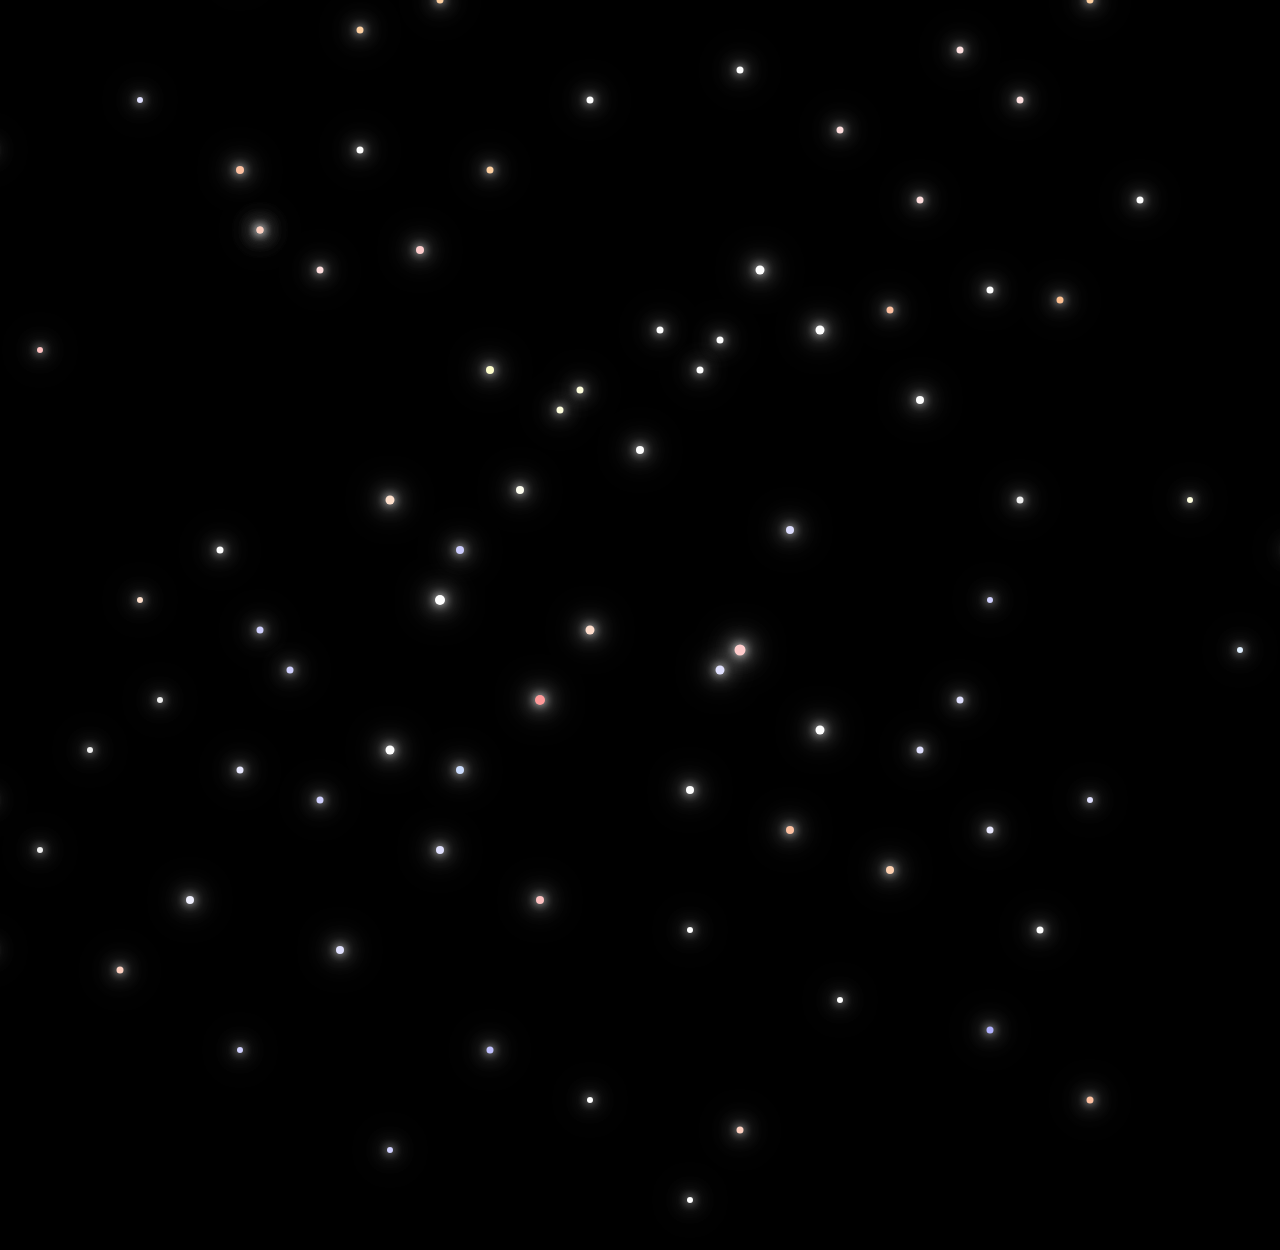
<file: index.html>
<!DOCTYPE html>
<html lang="en">
<head>
    <meta charset="UTF-8">
    <meta name="viewport" content="width=device-width, initial-scale=1.0">
    <title>Polaris</title>
    <style>
        body {
            margin: 0;
            padding: 0;
            background-color: #000;
            display: flex;
            justify-content: center;
            align-items: center;
            height: 100vh;
        }
        
        /* Main container that holds all stars */
        .sky {
            position: relative;
            width: 1800px;
            height: 1600px;
        }
        
        .star {
            width: 8px;
            height: 8px;
            background-color: #fff;
            border-radius: 50%;
            box-shadow: 0 0 10px #fff,
                        0 0 20px #fff,
                        0 0 30px #fff,
                        0 0 40px #f0f0f0;
            animation: glow 4s ease-in-out infinite alternate;
        }
        
        @keyframes glow {
            from {
                box-shadow: 0 0 10px #fff,
                            0 0 20px #fff,
                            0 0 30px #fff,
                            0 0 40px #f0f0f0;
            }
            to {
                box-shadow: 0 0 15px #fff,
                            0 0 25px #fff,
                            0 0 35px #fff,
                            0 0 50px #f0f0f0;
            }
        }
        
        .star-container {
            position: absolute;
            display: flex;
            flex-direction: column;
            align-items: center;
            gap: 20px;
        }
        
        /* Polaris at center */
        #polaris-container {
            top: 50%;
            left: 50%;
            transform: translate(-50%, -50%);
        }
        
        /* Sirius position relative to Polaris */
        #sirius-container {
            top: calc(50% + 150px);  /* 150px below Polaris */
            left: calc(50% - 200px); /* 200px to the left */
            transform: translate(-50%, -50%);
        }
        
        /* Vega - bright summer star */
        #vega-container {
            top: calc(50% - 120px);
            left: calc(50% + 180px);
            transform: translate(-50%, -50%);
        }
        
        /* Betelgeuse - red supergiant */
        #betelgeuse-container {
            top: calc(50% + 200px);
            left: calc(50% + 100px);
            transform: translate(-50%, -50%);
        }
        
        /* Rigel - blue supergiant */
        #rigel-container {
            top: calc(50% + 220px);
            left: calc(50% + 80px);
            transform: translate(-50%, -50%);
        }
        
        /* Arcturus - orange giant */
        #arcturus-container {
            top: calc(50% + 50px);
            left: calc(50% - 250px);
            transform: translate(-50%, -50%);
        }
        
        /* Capella - yellow giant */
        #capella-container {
            top: calc(50% - 80px);
            left: calc(50% - 150px);
            transform: translate(-50%, -50%);
        }
        
        /* Altair - white star */
        #altair-container {
            top: calc(50% - 50px);
            left: calc(50% + 280px);
            transform: translate(-50%, -50%);
        }
        
        /* Aldebaran - orange giant */
        #aldebaran-container {
            top: calc(50% + 180px);
            left: calc(50% - 50px);
            transform: translate(-50%, -50%);
        }
        
        /* Spica - blue giant */
        #spica-container {
            top: calc(50% + 100px);
            left: calc(50% - 180px);
            transform: translate(-50%, -50%);
        }
        
        /* Additional stars to fill space */
        #deneb-container {
            top: calc(50% - 180px);
            left: calc(50% + 120px);
            transform: translate(-50%, -50%);
        }
        
        #antares-container {
            top: calc(50% + 250px);
            left: calc(50% - 100px);
            transform: translate(-50%, -50%);
        }
        
        #pollux-container {
            top: calc(50% - 40px);
            left: calc(50% - 80px);
            transform: translate(-50%, -50%);
        }
        
        #castor-container {
            top: calc(50% - 60px);
            left: calc(50% - 60px);
            transform: translate(-50%, -50%);
        }
        
        #regulus-container {
            top: calc(50% + 80px);
            left: calc(50% + 150px);
            transform: translate(-50%, -50%);
        }
        
        #procyon-container {
            top: calc(50% + 40px);
            left: calc(50% - 120px);
            transform: translate(-50%, -50%);
        }
        
        #achernar-container {
            top: calc(50% + 280px);
            left: calc(50% + 180px);
            transform: translate(-50%, -50%);
        }
        
        #canopus-container {
            top: calc(50% + 300px);
            left: calc(50% - 250px);
            transform: translate(-50%, -50%);
        }
        
        #alphard-container {
            top: calc(50% + 130px);
            left: calc(50% - 30px);
            transform: translate(-50%, -50%);
        }
        
        #hadar-container {
            top: calc(50% + 320px);
            left: calc(50% - 180px);
            transform: translate(-50%, -50%);
        }
        
        #mira-container {
            top: calc(50% - 200px);
            left: calc(50% - 220px);
            transform: translate(-50%, -50%);
        }
        
        #enif-container {
            top: calc(50% - 140px);
            left: calc(50% + 250px);
            transform: translate(-50%, -50%);
        }
        
        #fomalhaut-container {
            top: calc(50% + 340px);
            left: calc(50% + 50px);
            transform: translate(-50%, -50%);
        }
        
        #merak-container {
            top: calc(50% - 80px);
            left: calc(50% + 60px);
            transform: translate(-50%, -50%);
        }
        
        #alkaid-container {
            top: calc(50% - 120px);
            left: calc(50% + 20px);
            transform: translate(-50%, -50%);
        }
        
        #mizar-container {
            top: calc(50% - 110px);
            left: calc(50% + 80px);
            transform: translate(-50%, -50%);
        }
        
        /* Outer ring of stars - farther from center */
        #shaula-container {
            top: calc(50% + 350px);
            left: calc(50% - 320px);
            transform: translate(-50%, -50%);
        }
        
        #kochab-container {
            top: calc(50% - 280px);
            left: calc(50% - 150px);
            transform: translate(-50%, -50%);
        }
        
        #mirach-container {
            top: calc(50% - 250px);
            left: calc(50% + 280px);
            transform: translate(-50%, -50%);
        }
        
        #alpheratz-container {
            top: calc(50% - 320px);
            left: calc(50% + 200px);
            transform: translate(-50%, -50%);
        }
        
        #hamal-container {
            top: calc(50% - 180px);
            left: calc(50% - 320px);
            transform: translate(-50%, -50%);
        }
        
        #diphda-container {
            top: calc(50% + 380px);
            left: calc(50% + 150px);
            transform: translate(-50%, -50%);
        }
        
        #nunki-container {
            top: calc(50% + 220px);
            left: calc(50% - 350px);
            transform: translate(-50%, -50%);
        }
        
        #saiph-container {
            top: calc(50% + 300px);
            left: calc(50% + 280px);
            transform: translate(-50%, -50%);
        }
        
        #mintaka-container {
            top: calc(50% + 250px);
            left: calc(50% + 320px);
            transform: translate(-50%, -50%);
        }
        
        #alhena-container {
            top: calc(50% - 350px);
            left: calc(50% - 50px);
            transform: translate(-50%, -50%);
        }
        
        #gacrux-container {
            top: calc(50% + 400px);
            left: calc(50% - 200px);
            transform: translate(-50%, -50%);
        }
        
        #elnath-container {
            top: calc(50% - 300px);
            left: calc(50% - 280px);
            transform: translate(-50%, -50%);
        }
        
        #alioth-container {
            top: calc(50% - 160px);
            left: calc(50% + 350px);
            transform: translate(-50%, -50%);
        }
        
        #rasalhague-container {
            top: calc(50% + 50px);
            left: calc(50% + 380px);
            transform: translate(-50%, -50%);
        }
        
        #kaus-australis-container {
            top: calc(50% + 180px);
            left: calc(50% - 380px);
            transform: translate(-50%, -50%);
        }
        
        #avior-container {
            top: calc(50% + 420px);
            left: calc(50% + 250px);
            transform: translate(-50%, -50%);
        }
        
        #menkalinan-container {
            top: calc(50% - 380px);
            left: calc(50% + 100px);
            transform: translate(-50%, -50%);
        }
        
        #atria-container {
            top: calc(50% + 450px);
            left: calc(50% - 100px);
            transform: translate(-50%, -50%);
        }
        
        #alnair-container {
            top: calc(50% + 380px);
            left: calc(50% + 350px);
            transform: translate(-50%, -50%);
        }
        
        #peacock-container {
            top: calc(50% + 320px);
            left: calc(50% - 400px);
            transform: translate(-50%, -50%);
        }
        
        #mirzam-container {
            top: calc(50% + 150px);
            left: calc(50% + 350px);
            transform: translate(-50%, -50%);
        }
        
        #alphard-container {
            top: calc(50% - 220px);
            left: calc(50% - 380px);
            transform: translate(-50%, -50%);
        }
        
        #polaris-australis-container {
            top: calc(50% + 480px);
            left: calc(50% + 50px);
            transform: translate(-50%, -50%);
        }
        
        #scheat-container {
            top: calc(50% - 400px);
            left: calc(50% + 320px);
            transform: translate(-50%, -50%);
        }
        
        #markab-container {
            top: calc(50% - 350px);
            left: calc(50% + 380px);
            transform: translate(-50%, -50%);
        }
        
        #menkar-container {
            top: calc(50% - 280px);
            left: calc(50% - 400px);
            transform: translate(-50%, -50%);
        }
        
        #sabik-container {
            top: calc(50% + 100px);
            left: calc(50% - 420px);
            transform: translate(-50%, -50%);
        }
        
        #schedar-container {
            top: calc(50% - 450px);
            left: calc(50% - 200px);
            transform: translate(-50%, -50%);
        }
        
        #caph-container {
            top: calc(50% - 420px);
            left: calc(50% - 280px);
            transform: translate(-50%, -50%);
        }
        
        #etamin-container {
            top: calc(50% - 150px);
            left: calc(50% + 420px);
            transform: translate(-50%, -50%);
        }
        
        /* Far outer ring of stars - even farther from center */
        #acrux-container {
            top: calc(50% + 500px);
            left: calc(50% - 300px);
            transform: translate(-50%, -50%);
        }
        
        #adhara-container {
            top: calc(50% + 450px);
            left: calc(50% - 450px);
            transform: translate(-50%, -50%);
        }
        
        #castor-b-container {
            top: calc(50% - 500px);
            left: calc(50% + 150px);
            transform: translate(-50%, -50%);
        }
        
        #shaula-b-container {
            top: calc(50% + 550px);
            left: calc(50% + 200px);
            transform: translate(-50%, -50%);
        }
        
        #miaplacidus-container {
            top: calc(50% + 480px);
            left: calc(50% + 400px);
            transform: translate(-50%, -50%);
        }
        
        #eltanin-container {
            top: calc(50% - 450px);
            left: calc(50% + 450px);
            transform: translate(-50%, -50%);
        }
        
        #sadr-container {
            top: calc(50% - 550px);
            left: calc(50% - 100px);
            transform: translate(-50%, -50%);
        }
        
        #naos-container {
            top: calc(50% + 600px);
            left: calc(50% - 150px);
            transform: translate(-50%, -50%);
        }
        
        #almach-container {
            top: calc(50% - 480px);
            left: calc(50% - 400px);
            transform: translate(-50%, -50%);
        }
        
        #caph-b-container {
            top: calc(50% - 600px);
            left: calc(50% + 250px);
            transform: translate(-50%, -50%);
        }
        
        #izar-container {
            top: calc(50% + 150px);
            left: calc(50% - 500px);
            transform: translate(-50%, -50%);
        }
        
        #murzim-container {
            top: calc(50% + 350px);
            left: calc(50% + 450px);
            transform: translate(-50%, -50%);
        }
        
        #alphard-b-container {
            top: calc(50% - 350px);
            left: calc(50% - 500px);
            transform: translate(-50%, -50%);
        }
        
        #gienah-container {
            top: calc(50% + 250px);
            left: calc(50% - 480px);
            transform: translate(-50%, -50%);
        }
        
        #zeta-puppis-container {
            top: calc(50% + 580px);
            left: calc(50% + 350px);
            transform: translate(-50%, -50%);
        }
        
        #alsephina-container {
            top: calc(50% - 520px);
            left: calc(50% + 380px);
            transform: translate(-50%, -50%);
        }
        
        #delta-velorum-container {
            top: calc(50% + 650px);
            left: calc(50% - 50px);
            transform: translate(-50%, -50%);
        }
        
        #aspidiske-container {
            top: calc(50% + 520px);
            left: calc(50% - 520px);
            transform: translate(-50%, -50%);
        }
        
        #suhail-container {
            top: calc(50% + 680px);
            left: calc(50% + 100px);
            transform: translate(-50%, -50%);
        }
        
        #alphecca-container {
            top: calc(50% - 250px);
            left: calc(50% + 500px);
            transform: translate(-50%, -50%);
        }
        
        #vindemiatrix-container {
            top: calc(50% + 50px);
            left: calc(50% + 550px);
            transform: translate(-50%, -50%);
        }
        
        #phecda-container {
            top: calc(50% - 650px);
            left: calc(50% - 200px);
            transform: translate(-50%, -50%);
        }
        
        #megrez-container {
            top: calc(50% - 580px);
            left: calc(50% - 350px);
            transform: translate(-50%, -50%);
        }
        
        #gienah-corvi-container {
            top: calc(50% + 400px);
            left: calc(50% - 600px);
            transform: translate(-50%, -50%);
        }
        
        #kraz-container {
            top: calc(50% + 300px);
            left: calc(50% - 550px);
            transform: translate(-50%, -50%);
        }
        
        #algorab-container {
            top: calc(50% + 350px);
            left: calc(50% - 650px);
            transform: translate(-50%, -50%);
        }
        
        #markeb-container {
            top: calc(50% + 700px);
            left: calc(50% - 250px);
            transform: translate(-50%, -50%);
        }
        
        #sargas-container {
            top: calc(50% + 600px);
            left: calc(50% - 400px);
            transform: translate(-50%, -50%);
        }
        
        #avior-b-container {
            top: calc(50% + 750px);
            left: calc(50% + 50px);
            transform: translate(-50%, -50%);
        }
        
        #muscida-container {
            top: calc(50% - 700px);
            left: calc(50% + 100px);
            transform: translate(-50%, -50%);
        }
        
        #alderamin-container {
            top: calc(50% - 550px);
            left: calc(50% + 550px);
            transform: translate(-50%, -50%);
        }
        
        #alfirk-container {
            top: calc(50% - 750px);
            left: calc(50% - 50px);
            transform: translate(-50%, -50%);
        }
        
        #ankaa-container {
            top: calc(50% + 650px);
            left: calc(50% + 450px);
            transform: translate(-50%, -50%);
        }
        
        #girtab-container {
            top: calc(50% + 500px);
            left: calc(50% - 650px);
            transform: translate(-50%, -50%);
        }
        
        #zubenelgenubi-container {
            top: calc(50% + 200px);
            left: calc(50% + 600px);
            transform: translate(-50%, -50%);
        }
        
        #zubeneschamali-container {
            top: calc(50% + 100px);
            left: calc(50% + 650px);
            transform: translate(-50%, -50%);
        }
        
        #unukalhai-container {
            top: calc(50% - 100px);
            left: calc(50% - 600px);
            transform: translate(-50%, -50%);
        }
        
        #sheratan-container {
            top: calc(50% - 300px);
            left: calc(50% - 650px);
            transform: translate(-50%, -50%);
        }
        
        #ruchbah-container {
            top: calc(50% - 680px);
            left: calc(50% + 350px);
            transform: translate(-50%, -50%);
        }
        
        #alfirk-b-container {
            top: calc(50% - 800px);
            left: calc(50% + 200px);
            transform: translate(-50%, -50%);
        }
        
        .star-label {
            position: absolute;
            top: -25px;
            color: #fff;
            font-family: Consolas, Monaco, 'Courier New', monospace;
            font-size: 16px;
            opacity: 0;
            transition: opacity 0.5s ease-in-out;
            pointer-events: none;
            white-space: nowrap;
        }
        
        /* Rigel label below the star to avoid collision */
        #rigel-container .star-label {
            top: auto;
            bottom: -25px;
        }
        
        /* Fix label collisions for closely grouped stars */
        #pollux-container .star-label {
            top: auto;
            bottom: -25px;
        }
        
        #merak-container .star-label {
            top: auto;
            bottom: -25px;
        }
        
        /* Sirius is brighter */
        #sirius {
            width: 10px;
            height: 10px;
            animation: glow-bright 3s ease-in-out infinite alternate;
        }
        
        /* Vega - very bright white */
        #vega {
            width: 9px;
            height: 9px;
            animation: glow-bright 3.5s ease-in-out infinite alternate;
        }
        
        /* Betelgeuse - red supergiant */
        #betelgeuse {
            width: 11px;
            height: 11px;
            background-color: #ffcccc;
            animation: glow-red 4.5s ease-in-out infinite alternate;
        }
        
        /* Rigel - blue supergiant */
        #rigel {
            width: 9px;
            height: 9px;
            background-color: #e0e0ff;
            animation: glow-blue 3s ease-in-out infinite alternate;
        }
        
        /* Arcturus - orange giant */
        #arcturus {
            width: 9px;
            height: 9px;
            background-color: #ffe0cc;
            animation: glow-orange 4s ease-in-out infinite alternate;
        }
        
        /* Capella - yellow */
        #capella {
            width: 8px;
            height: 8px;
            background-color: #ffffcc;
            animation: glow-yellow 3.8s ease-in-out infinite alternate;
        }
        
        /* Altair - white */
        #altair {
            width: 8px;
            height: 8px;
            animation: glow 3.2s ease-in-out infinite alternate;
        }
        
        /* Aldebaran - orange giant */
        #aldebaran {
            width: 9px;
            height: 9px;
            background-color: #ffddcc;
            animation: glow-orange 4.2s ease-in-out infinite alternate;
        }
        
        /* Spica - blue */
        #spica {
            width: 8px;
            height: 8px;
            background-color: #ccccff;
            animation: glow-blue 3.6s ease-in-out infinite alternate;
        }
        
        /* Additional star styles */
        #deneb {
            width: 9px;
            height: 9px;
            animation: glow-bright 3.8s ease-in-out infinite alternate;
        }
        
        #antares {
            width: 10px;
            height: 10px;
            background-color: #ff9999;
            animation: glow-red 5s ease-in-out infinite alternate;
        }
        
        #pollux, #castor {
            width: 7px;
            height: 7px;
            background-color: #ffffdd;
            animation: glow-yellow 3.5s ease-in-out infinite alternate;
        }
        
        #regulus {
            width: 8px;
            height: 8px;
            background-color: #ddddff;
            animation: glow-blue 3.3s ease-in-out infinite alternate;
        }
        
        #procyon {
            width: 8px;
            height: 8px;
            background-color: #fffff0;
            animation: glow 3.4s ease-in-out infinite alternate;
        }
        
        #achernar, #canopus {
            width: 9px;
            height: 9px;
            animation: glow-bright 3.7s ease-in-out infinite alternate;
        }
        
        #alphard {
            width: 7px;
            height: 7px;
            background-color: #ffd0b0;
            animation: glow-orange 4.1s ease-in-out infinite alternate;
        }
        
        #hadar {
            width: 8px;
            height: 8px;
            background-color: #ccddff;
            animation: glow-blue 3.4s ease-in-out infinite alternate;
        }
        
        #mira {
            width: 8px;
            height: 8px;
            background-color: #ffcccc;
            animation: glow-red 6s ease-in-out infinite alternate;
        }
        
        #enif {
            width: 7px;
            height: 7px;
            background-color: #ffc0a0;
            animation: glow-orange 3.9s ease-in-out infinite alternate;
        }
        
        #fomalhaut {
            width: 8px;
            height: 8px;
            animation: glow 3.6s ease-in-out infinite alternate;
        }
        
        #merak, #alkaid, #mizar {
            width: 7px;
            height: 7px;
            animation: glow 3.5s ease-in-out infinite alternate;
        }
        
        /* New outer stars */
        #shaula, #nunki, #kaus-australis {
            width: 7px;
            height: 7px;
            background-color: #d0d0ff;
            animation: glow-blue 3.7s ease-in-out infinite alternate;
        }
        
        #kochab {
            width: 7px;
            height: 7px;
            background-color: #ffd0a0;
            animation: glow-orange 4s ease-in-out infinite alternate;
        }
        
        #mirach, #alpheratz, #hamal {
            width: 7px;
            height: 7px;
            background-color: #ffdddd;
            animation: glow 3.6s ease-in-out infinite alternate;
        }
        
        #diphda, #menkar {
            width: 8px;
            height: 8px;
            background-color: #ffc0a0;
            animation: glow-orange 4.2s ease-in-out infinite alternate;
        }
        
        #saiph, #mintaka {
            width: 7px;
            height: 7px;
            background-color: #e0e0ff;
            animation: glow-blue 3.3s ease-in-out infinite alternate;
        }
        
        #alhena, #elnath {
            width: 7px;
            height: 7px;
            animation: glow 3.8s ease-in-out infinite alternate;
        }
        
        #gacrux {
            width: 7px;
            height: 7px;
            background-color: #ff9999;
            animation: glow-red 4.5s ease-in-out infinite alternate;
        }
        
        #alioth, #menkalinan {
            width: 7px;
            height: 7px;
            animation: glow 3.5s ease-in-out infinite alternate;
        }
        
        #rasalhague {
            width: 7px;
            height: 7px;
            background-color: #f0f0f0;
            animation: glow 3.7s ease-in-out infinite alternate;
        }
        
        #avior {
            width: 8px;
            height: 8px;
            background-color: #ffd0b0;
            animation: glow-orange 3.9s ease-in-out infinite alternate;
        }
        
        #atria {
            width: 8px;
            height: 8px;
            background-color: #ffc0c0;
            animation: glow-orange 4.1s ease-in-out infinite alternate;
        }
        
        #alnair, #peacock {
            width: 7px;
            height: 7px;
            background-color: #e8e8ff;
            animation: glow-blue 3.6s ease-in-out infinite alternate;
        }
        
        #mirzam {
            width: 6px;
            height: 6px;
            background-color: #d0d0ff;
            animation: glow-blue 3.4s ease-in-out infinite alternate;
        }
        
        #alphard {
            width: 7px;
            height: 7px;
            background-color: #ffd0c0;
            animation: glow-orange 4.3s ease-in-out infinite alternate;
        }
        
        #polaris-australis {
            width: 6px;
            height: 6px;
            animation: glow 4s ease-in-out infinite alternate;
        }
        
        #scheat, #markab {
            width: 7px;
            height: 7px;
            background-color: #ffe0e0;
            animation: glow 3.7s ease-in-out infinite alternate;
        }
        
        #sabik {
            width: 7px;
            height: 7px;
            animation: glow 3.8s ease-in-out infinite alternate;
        }
        
        #schedar, #caph {
            width: 7px;
            height: 7px;
            background-color: #ffd0a0;
            animation: glow-orange 3.9s ease-in-out infinite alternate;
        }
        
        #etamin {
            width: 7px;
            height: 7px;
            background-color: #ffc090;
            animation: glow-orange 4.2s ease-in-out infinite alternate;
        }
        
        /* Far outer stars */
        #acrux, #gacrux {
            width: 8px;
            height: 8px;
            background-color: #e0e0ff;
            animation: glow-blue 3.5s ease-in-out infinite alternate;
        }
        
        #adhara {
            width: 8px;
            height: 8px;
            background-color: #f0f0ff;
            animation: glow-bright 3.3s ease-in-out infinite alternate;
        }
        
        #castor-b, #shaula-b {
            width: 6px;
            height: 6px;
            animation: glow 3.8s ease-in-out infinite alternate;
        }
        
        #miaplacidus {
            width: 7px;
            height: 7px;
            animation: glow 3.6s ease-in-out infinite alternate;
        }
        
        #eltanin, #sadr {
            width: 7px;
            height: 7px;
            background-color: #ffd0a0;
            animation: glow-orange 4.1s ease-in-out infinite alternate;
        }
        
        #naos {
            width: 7px;
            height: 7px;
            background-color: #c0c0ff;
            animation: glow-blue 3.2s ease-in-out infinite alternate;
        }
        
        #almach {
            width: 7px;
            height: 7px;
            background-color: #ffc0b0;
            animation: glow-orange 3.9s ease-in-out infinite alternate;
        }
        
        #caph-b, #izar {
            width: 6px;
            height: 6px;
            background-color: #ffe0cc;
            animation: glow 3.7s ease-in-out infinite alternate;
        }
        
        #murzim, #alphard-b {
            width: 6px;
            height: 6px;
            background-color: #e0e0ff;
            animation: glow-blue 3.5s ease-in-out infinite alternate;
        }
        
        #gienah, #gienah-corvi {
            width: 6px;
            height: 6px;
            background-color: #f0f0f0;
            animation: glow 3.8s ease-in-out infinite alternate;
        }
        
        #zeta-puppis {
            width: 7px;
            height: 7px;
            background-color: #b0b0ff;
            animation: glow-blue 3.1s ease-in-out infinite alternate;
        }
        
        #alsephina, #delta-velorum {
            width: 6px;
            height: 6px;
            animation: glow 3.9s ease-in-out infinite alternate;
        }
        
        #aspidiske, #suhail {
            width: 7px;
            height: 7px;
            background-color: #ffd0c0;
            animation: glow-orange 4s ease-in-out infinite alternate;
        }
        
        #alphecca {
            width: 7px;
            height: 7px;
            animation: glow 3.6s ease-in-out infinite alternate;
        }
        
        #vindemiatrix {
            width: 6px;
            height: 6px;
            background-color: #ffffe0;
            animation: glow-yellow 3.8s ease-in-out infinite alternate;
        }
        
        #phecda, #megrez {
            width: 6px;
            height: 6px;
            animation: glow 3.7s ease-in-out infinite alternate;
        }
        
        #kraz, #algorab {
            width: 6px;
            height: 6px;
            background-color: #f0f0f0;
            animation: glow 3.9s ease-in-out infinite alternate;
        }
        
        #markeb, #sargas {
            width: 6px;
            height: 6px;
            background-color: #d0d0ff;
            animation: glow-blue 3.6s ease-in-out infinite alternate;
        }
        
        #avior-b, #muscida {
            width: 6px;
            height: 6px;
            animation: glow 4s ease-in-out infinite alternate;
        }
        
        #alderamin {
            width: 7px;
            height: 7px;
            animation: glow 3.5s ease-in-out infinite alternate;
        }
        
        #alfirk, #alfirk-b {
            width: 6px;
            height: 6px;
            background-color: #e0e0ff;
            animation: glow-blue 3.7s ease-in-out infinite alternate;
        }
        
        #ankaa {
            width: 7px;
            height: 7px;
            background-color: #ffc0a0;
            animation: glow-orange 3.8s ease-in-out infinite alternate;
        }
        
        #girtab {
            width: 6px;
            height: 6px;
            background-color: #ffd0d0;
            animation: glow 3.6s ease-in-out infinite alternate;
        }
        
        #zubenelgenubi, #zubeneschamali {
            width: 6px;
            height: 6px;
            background-color: #e0f0ff;
            animation: glow-blue 3.7s ease-in-out infinite alternate;
        }
        
        #unukalhai {
            width: 6px;
            height: 6px;
            background-color: #ffc0c0;
            animation: glow-orange 4.1s ease-in-out infinite alternate;
        }
        
        #sheratan {
            width: 6px;
            height: 6px;
            animation: glow 3.8s ease-in-out infinite alternate;
        }
        
        #ruchbah {
            width: 6px;
            height: 6px;
            background-color: #f0f0f0;
            animation: glow 3.9s ease-in-out infinite alternate;
        }
        
        @keyframes glow-bright {
            from {
                box-shadow: 0 0 15px #fff,
                            0 0 25px #fff,
                            0 0 35px #fff,
                            0 0 45px #e0e0ff;
            }
            to {
                box-shadow: 0 0 20px #fff,
                            0 0 30px #fff,
                            0 0 40px #fff,
                            0 0 60px #e0e0ff;
            }
        }
        
        @keyframes glow-red {
            from {
                box-shadow: 0 0 15px #ffcccc,
                            0 0 25px #ffaaaa,
                            0 0 35px #ff8888,
                            0 0 45px #ff6666;
            }
            to {
                box-shadow: 0 0 20px #ffcccc,
                            0 0 30px #ffaaaa,
                            0 0 40px #ff8888,
                            0 0 55px #ff6666;
            }
        }
        
        @keyframes glow-blue {
            from {
                box-shadow: 0 0 10px #ccccff,
                            0 0 20px #aaaaff,
                            0 0 30px #8888ff,
                            0 0 40px #6666ff;
            }
            to {
                box-shadow: 0 0 15px #ccccff,
                            0 0 25px #aaaaff,
                            0 0 35px #8888ff,
                            0 0 50px #6666ff;
            }
        }
        
        @keyframes glow-orange {
            from {
                box-shadow: 0 0 10px #ffe0cc,
                            0 0 20px #ffccaa,
                            0 0 30px #ffaa88,
                            0 0 40px #ff9966;
            }
            to {
                box-shadow: 0 0 15px #ffe0cc,
                            0 0 25px #ffccaa,
                            0 0 35px #ffaa88,
                            0 0 50px #ff9966;
            }
        }
        
        @keyframes glow-yellow {
            from {
                box-shadow: 0 0 10px #ffffcc,
                            0 0 20px #ffffaa,
                            0 0 30px #ffff88,
                            0 0 40px #ffff66;
            }
            to {
                box-shadow: 0 0 15px #ffffcc,
                            0 0 25px #ffffaa,
                            0 0 35px #ffff88,
                            0 0 50px #ffff66;
            }
        }
    </style>
</head>
<body>
    <div class="sky">
        <div class="star-container" id="polaris-container">
            <span class="star-label">Polaris</span>
            <div class="star" id="polaris"></div>
        </div>
        
        <div class="star-container" id="sirius-container">
            <span class="star-label">Sirius</span>
            <div class="star" id="sirius"></div>
        </div>
        
        <div class="star-container" id="vega-container">
            <span class="star-label">Vega</span>
            <div class="star" id="vega"></div>
        </div>
        
        <div class="star-container" id="betelgeuse-container">
            <span class="star-label">Betelgeuse</span>
            <div class="star" id="betelgeuse"></div>
        </div>
        
        <div class="star-container" id="rigel-container">
            <span class="star-label">Rigel</span>
            <div class="star" id="rigel"></div>
        </div>
        
        <div class="star-container" id="arcturus-container">
            <span class="star-label">Arcturus</span>
            <div class="star" id="arcturus"></div>
        </div>
        
        <div class="star-container" id="capella-container">
            <span class="star-label">Capella</span>
            <div class="star" id="capella"></div>
        </div>
        
        <div class="star-container" id="altair-container">
            <span class="star-label">Altair</span>
            <div class="star" id="altair"></div>
        </div>
        
        <div class="star-container" id="aldebaran-container">
            <span class="star-label">Aldebaran</span>
            <div class="star" id="aldebaran"></div>
        </div>
        
        <div class="star-container" id="spica-container">
            <span class="star-label">Spica</span>
            <div class="star" id="spica"></div>
        </div>
        
        <div class="star-container" id="deneb-container">
            <span class="star-label">Deneb</span>
            <div class="star" id="deneb"></div>
        </div>
        
        <div class="star-container" id="antares-container">
            <span class="star-label">Antares</span>
            <div class="star" id="antares"></div>
        </div>
        
        <div class="star-container" id="pollux-container">
            <span class="star-label">Pollux</span>
            <div class="star" id="pollux"></div>
        </div>
        
        <div class="star-container" id="castor-container">
            <span class="star-label">Castor</span>
            <div class="star" id="castor"></div>
        </div>
        
        <div class="star-container" id="regulus-container">
            <span class="star-label">Regulus</span>
            <div class="star" id="regulus"></div>
        </div>
        
        <div class="star-container" id="procyon-container">
            <span class="star-label">Procyon</span>
            <div class="star" id="procyon"></div>
        </div>
        
        <div class="star-container" id="achernar-container">
            <span class="star-label">Achernar</span>
            <div class="star" id="achernar"></div>
        </div>
        
        <div class="star-container" id="canopus-container">
            <span class="star-label">Canopus</span>
            <div class="star" id="canopus"></div>
        </div>
        
        <div class="star-container" id="alphard-container">
            <span class="star-label">Alphard</span>
            <div class="star" id="alphard"></div>
        </div>
        
        <div class="star-container" id="hadar-container">
            <span class="star-label">Hadar</span>
            <div class="star" id="hadar"></div>
        </div>
        
        <div class="star-container" id="mira-container">
            <span class="star-label">Mira</span>
            <div class="star" id="mira"></div>
        </div>
        
        <div class="star-container" id="enif-container">
            <span class="star-label">Enif</span>
            <div class="star" id="enif"></div>
        </div>
        
        <div class="star-container" id="fomalhaut-container">
            <span class="star-label">Fomalhaut</span>
            <div class="star" id="fomalhaut"></div>
        </div>
        
        <div class="star-container" id="merak-container">
            <span class="star-label">Merak</span>
            <div class="star" id="merak"></div>
        </div>
        
        <div class="star-container" id="alkaid-container">
            <span class="star-label">Alkaid</span>
            <div class="star" id="alkaid"></div>
        </div>
        
        <div class="star-container" id="mizar-container">
            <span class="star-label">Mizar</span>
            <div class="star" id="mizar"></div>
        </div>
        
        <div class="star-container" id="shaula-container">
            <span class="star-label">Shaula</span>
            <div class="star" id="shaula"></div>
        </div>
        
        <div class="star-container" id="kochab-container">
            <span class="star-label">Kochab</span>
            <div class="star" id="kochab"></div>
        </div>
        
        <div class="star-container" id="mirach-container">
            <span class="star-label">Mirach</span>
            <div class="star" id="mirach"></div>
        </div>
        
        <div class="star-container" id="alpheratz-container">
            <span class="star-label">Alpheratz</span>
            <div class="star" id="alpheratz"></div>
        </div>
        
        <div class="star-container" id="hamal-container">
            <span class="star-label">Hamal</span>
            <div class="star" id="hamal"></div>
        </div>
        
        <div class="star-container" id="diphda-container">
            <span class="star-label">Diphda</span>
            <div class="star" id="diphda"></div>
        </div>
        
        <div class="star-container" id="nunki-container">
            <span class="star-label">Nunki</span>
            <div class="star" id="nunki"></div>
        </div>
        
        <div class="star-container" id="saiph-container">
            <span class="star-label">Saiph</span>
            <div class="star" id="saiph"></div>
        </div>
        
        <div class="star-container" id="mintaka-container">
            <span class="star-label">Mintaka</span>
            <div class="star" id="mintaka"></div>
        </div>
        
        <div class="star-container" id="alhena-container">
            <span class="star-label">Alhena</span>
            <div class="star" id="alhena"></div>
        </div>
        
        <div class="star-container" id="gacrux-container">
            <span class="star-label">Gacrux</span>
            <div class="star" id="gacrux"></div>
        </div>
        
        <div class="star-container" id="elnath-container">
            <span class="star-label">Elnath</span>
            <div class="star" id="elnath"></div>
        </div>
        
        <div class="star-container" id="alioth-container">
            <span class="star-label">Alioth</span>
            <div class="star" id="alioth"></div>
        </div>
        
        <div class="star-container" id="rasalhague-container">
            <span class="star-label">Rasalhague</span>
            <div class="star" id="rasalhague"></div>
        </div>
        
        <div class="star-container" id="kaus-australis-container">
            <span class="star-label">Kaus Australis</span>
            <div class="star" id="kaus-australis"></div>
        </div>
        
        <div class="star-container" id="avior-container">
            <span class="star-label">Avior</span>
            <div class="star" id="avior"></div>
        </div>
        
        <div class="star-container" id="menkalinan-container">
            <span class="star-label">Menkalinan</span>
            <div class="star" id="menkalinan"></div>
        </div>
        
        <div class="star-container" id="atria-container">
            <span class="star-label">Atria</span>
            <div class="star" id="atria"></div>
        </div>
        
        <div class="star-container" id="alnair-container">
            <span class="star-label">Alnair</span>
            <div class="star" id="alnair"></div>
        </div>
        
        <div class="star-container" id="peacock-container">
            <span class="star-label">Peacock</span>
            <div class="star" id="peacock"></div>
        </div>
        
        <div class="star-container" id="mirzam-container">
            <span class="star-label">Mirzam</span>
            <div class="star" id="mirzam"></div>
        </div>
        
        <div class="star-container" id="alphard-container">
            <span class="star-label">Alphard</span>
            <div class="star" id="alphard"></div>
        </div>
        
        <div class="star-container" id="polaris-australis-container">
            <span class="star-label">Polaris Australis</span>
            <div class="star" id="polaris-australis"></div>
        </div>
        
        <div class="star-container" id="scheat-container">
            <span class="star-label">Scheat</span>
            <div class="star" id="scheat"></div>
        </div>
        
        <div class="star-container" id="markab-container">
            <span class="star-label">Markab</span>
            <div class="star" id="markab"></div>
        </div>
        
        <div class="star-container" id="menkar-container">
            <span class="star-label">Menkar</span>
            <div class="star" id="menkar"></div>
        </div>
        
        <div class="star-container" id="sabik-container">
            <span class="star-label">Sabik</span>
            <div class="star" id="sabik"></div>
        </div>
        
        <div class="star-container" id="schedar-container">
            <span class="star-label">Schedar</span>
            <div class="star" id="schedar"></div>
        </div>
        
        <div class="star-container" id="caph-container">
            <span class="star-label">Caph</span>
            <div class="star" id="caph"></div>
        </div>
        
        <div class="star-container" id="etamin-container">
            <span class="star-label">Etamin</span>
            <div class="star" id="etamin"></div>
        </div>
        
        <div class="star-container" id="acrux-container">
            <span class="star-label">Acrux</span>
            <div class="star" id="acrux"></div>
        </div>
        
        <div class="star-container" id="adhara-container">
            <span class="star-label">Adhara</span>
            <div class="star" id="adhara"></div>
        </div>
        
        <div class="star-container" id="castor-b-container">
            <span class="star-label">γ Gem</span>
            <div class="star" id="castor-b"></div>
        </div>
        
        <div class="star-container" id="shaula-b-container">
            <span class="star-label">λ Sco B</span>
            <div class="star" id="shaula-b"></div>
        </div>
        
        <div class="star-container" id="miaplacidus-container">
            <span class="star-label">Miaplacidus</span>
            <div class="star" id="miaplacidus"></div>
        </div>
        
        <div class="star-container" id="eltanin-container">
            <span class="star-label">Eltanin</span>
            <div class="star" id="eltanin"></div>
        </div>
        
        <div class="star-container" id="sadr-container">
            <span class="star-label">Sadr</span>
            <div class="star" id="sadr"></div>
        </div>
        
        <div class="star-container" id="naos-container">
            <span class="star-label">Naos</span>
            <div class="star" id="naos"></div>
        </div>
        
        <div class="star-container" id="almach-container">
            <span class="star-label">Almach</span>
            <div class="star" id="almach"></div>
        </div>
        
        <div class="star-container" id="caph-b-container">
            <span class="star-label">δ Cas</span>
            <div class="star" id="caph-b"></div>
        </div>
        
        <div class="star-container" id="izar-container">
            <span class="star-label">Izar</span>
            <div class="star" id="izar"></div>
        </div>
        
        <div class="star-container" id="murzim-container">
            <span class="star-label">Murzim</span>
            <div class="star" id="murzim"></div>
        </div>
        
        <div class="star-container" id="alphard-b-container">
            <span class="star-label">σ Hya</span>
            <div class="star" id="alphard-b"></div>
        </div>
        
        <div class="star-container" id="gienah-container">
            <span class="star-label">Gienah</span>
            <div class="star" id="gienah"></div>
        </div>
        
        <div class="star-container" id="zeta-puppis-container">
            <span class="star-label">Naos</span>
            <div class="star" id="zeta-puppis"></div>
        </div>
        
        <div class="star-container" id="alsephina-container">
            <span class="star-label">Alsephina</span>
            <div class="star" id="alsephina"></div>
        </div>
        
        <div class="star-container" id="delta-velorum-container">
            <span class="star-label">δ Vel</span>
            <div class="star" id="delta-velorum"></div>
        </div>
        
        <div class="star-container" id="aspidiske-container">
            <span class="star-label">Aspidiske</span>
            <div class="star" id="aspidiske"></div>
        </div>
        
        <div class="star-container" id="suhail-container">
            <span class="star-label">Suhail</span>
            <div class="star" id="suhail"></div>
        </div>
        
        <div class="star-container" id="alphecca-container">
            <span class="star-label">Alphecca</span>
            <div class="star" id="alphecca"></div>
        </div>
        
        <div class="star-container" id="vindemiatrix-container">
            <span class="star-label">Vindemiatrix</span>
            <div class="star" id="vindemiatrix"></div>
        </div>
        
        <div class="star-container" id="phecda-container">
            <span class="star-label">Phecda</span>
            <div class="star" id="phecda"></div>
        </div>
        
        <div class="star-container" id="megrez-container">
            <span class="star-label">Megrez</span>
            <div class="star" id="megrez"></div>
        </div>
        
        <div class="star-container" id="gienah-corvi-container">
            <span class="star-label">Gienah Corvi</span>
            <div class="star" id="gienah-corvi"></div>
        </div>
        
        <div class="star-container" id="kraz-container">
            <span class="star-label">Kraz</span>
            <div class="star" id="kraz"></div>
        </div>
        
        <div class="star-container" id="algorab-container">
            <span class="star-label">Algorab</span>
            <div class="star" id="algorab"></div>
        </div>
        
        <div class="star-container" id="markeb-container">
            <span class="star-label">Markeb</span>
            <div class="star" id="markeb"></div>
        </div>
        
        <div class="star-container" id="sargas-container">
            <span class="star-label">Sargas</span>
            <div class="star" id="sargas"></div>
        </div>
        
        <div class="star-container" id="avior-b-container">
            <span class="star-label">ε Car B</span>
            <div class="star" id="avior-b"></div>
        </div>
        
        <div class="star-container" id="muscida-container">
            <span class="star-label">Muscida</span>
            <div class="star" id="muscida"></div>
        </div>
        
        <div class="star-container" id="alderamin-container">
            <span class="star-label">Alderamin</span>
            <div class="star" id="alderamin"></div>
        </div>
        
        <div class="star-container" id="alfirk-container">
            <span class="star-label">Alfirk</span>
            <div class="star" id="alfirk"></div>
        </div>
        
        <div class="star-container" id="ankaa-container">
            <span class="star-label">Ankaa</span>
            <div class="star" id="ankaa"></div>
        </div>
        
        <div class="star-container" id="girtab-container">
            <span class="star-label">Girtab</span>
            <div class="star" id="girtab"></div>
        </div>
        
        <div class="star-container" id="zubenelgenubi-container">
            <span class="star-label">Zubenelgenubi</span>
            <div class="star" id="zubenelgenubi"></div>
        </div>
        
        <div class="star-container" id="zubeneschamali-container">
            <span class="star-label">Zubeneschamali</span>
            <div class="star" id="zubeneschamali"></div>
        </div>
        
        <div class="star-container" id="unukalhai-container">
            <span class="star-label">Unukalhai</span>
            <div class="star" id="unukalhai"></div>
        </div>
        
        <div class="star-container" id="sheratan-container">
            <span class="star-label">Sheratan</span>
            <div class="star" id="sheratan"></div>
        </div>
        
        <div class="star-container" id="ruchbah-container">
            <span class="star-label">Ruchbah</span>
            <div class="star" id="ruchbah"></div>
        </div>
        
        <div class="star-container" id="alfirk-b-container">
            <span class="star-label">ε Cep</span>
            <div class="star" id="alfirk-b"></div>
        </div>
    </div>
    
    <script>
        console.log("Stars are shining");
        
        // Handle multiple stars
        const stars = document.querySelectorAll('.star-container');
        const threshold = 100; // pixels
        
        document.addEventListener('mousemove', (e) => {
            stars.forEach(container => {
                const label = container.querySelector('.star-label');
                const rect = container.getBoundingClientRect();
                const centerX = rect.left + rect.width / 2;
                const centerY = rect.top + rect.height / 2;
                
                const distance = Math.sqrt(
                    Math.pow(e.clientX - centerX, 2) + 
                    Math.pow(e.clientY - centerY, 2)
                );
                
                if (distance < threshold) {
                    const opacity = 1 - (distance / threshold);
                    label.style.opacity = opacity;
                } else {
                    label.style.opacity = 0;
                }
            });
        });
        
        // Optional: Function to move Polaris (and all stars will move with it)
        function movePolaris(x, y) {
            const sky = document.querySelector('.sky');
            const polarisContainer = document.getElementById('polaris-container');
            
            // Update Polaris position
            polarisContainer.style.left = x + '%';
            polarisContainer.style.top = y + '%';
        }
        
        // Example: movePolaris(30, 40); // Moves Polaris to 30% from left, 40% from top
    </script>
</body>
</html>
</file>
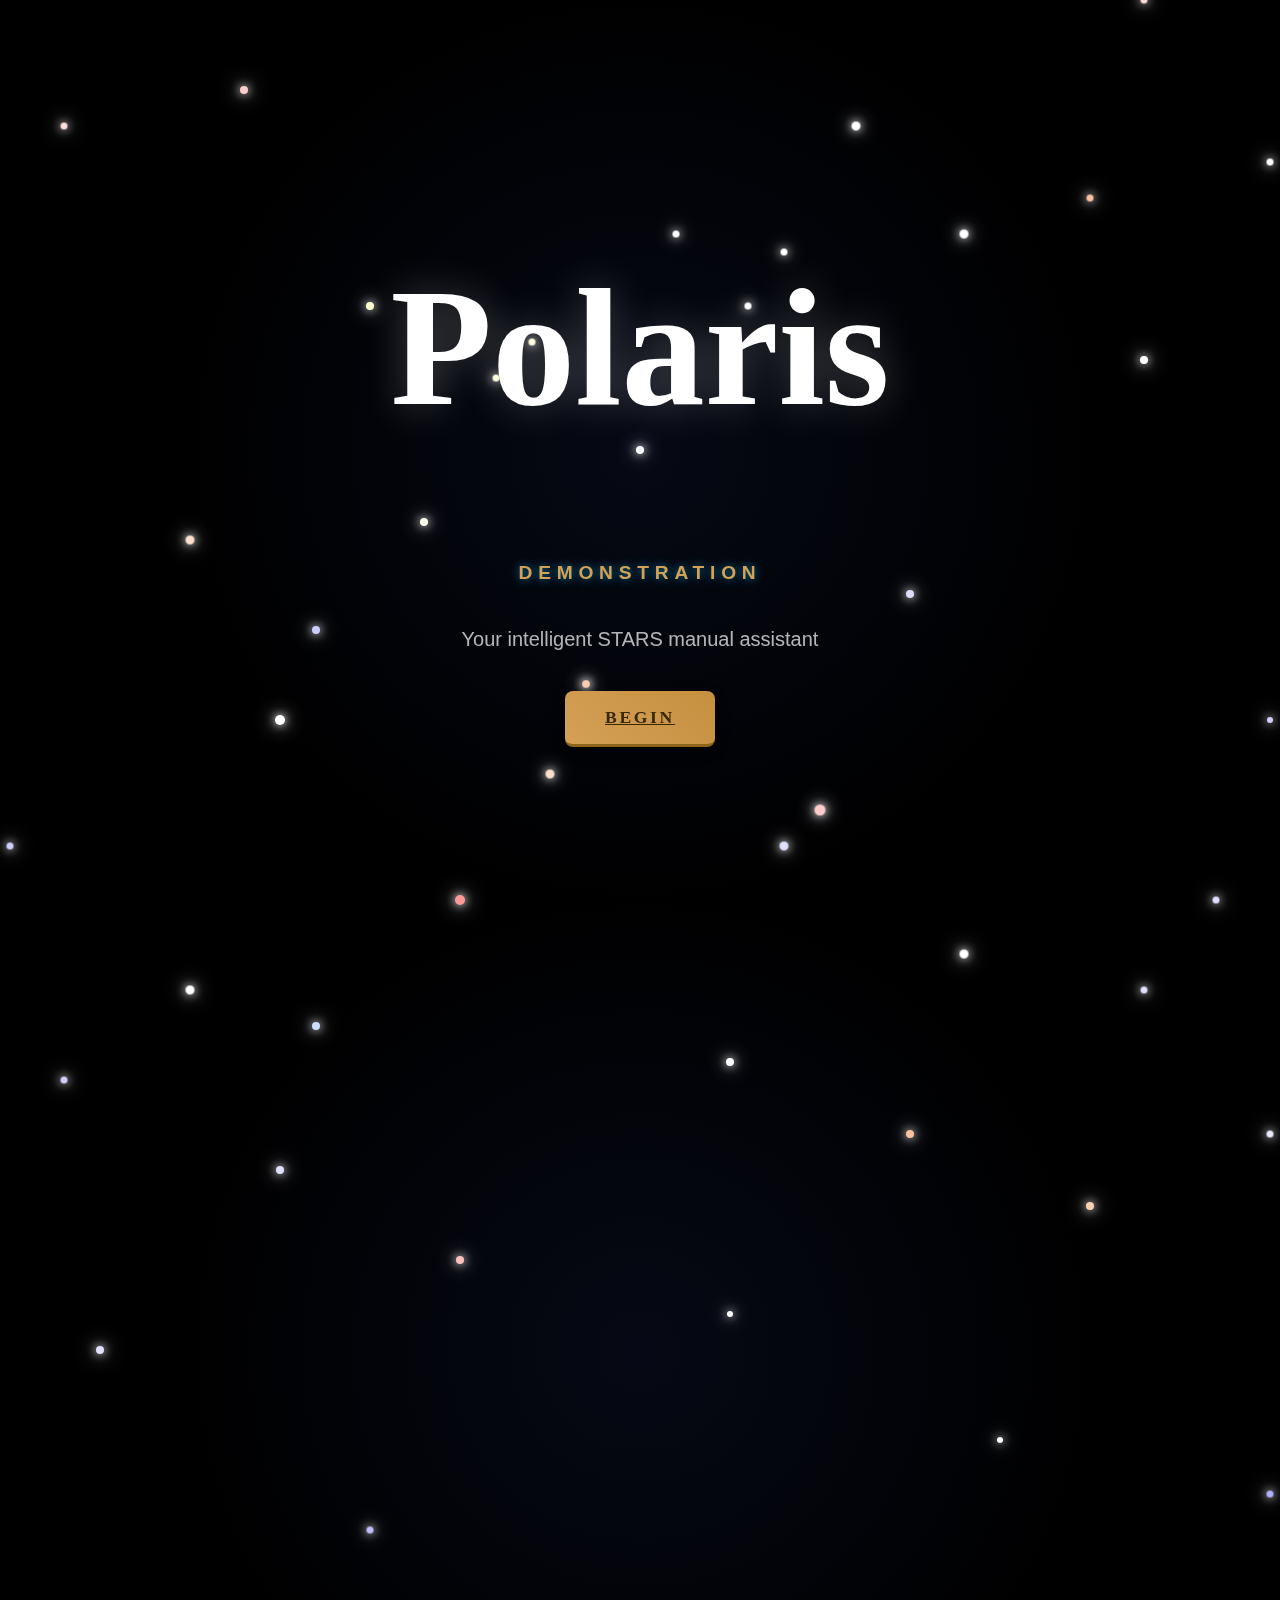
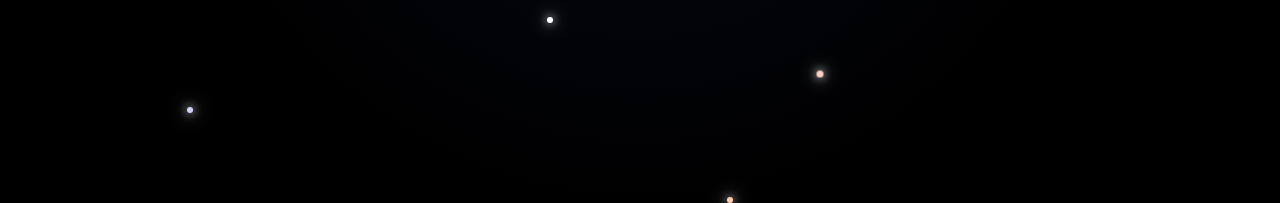
<file: aug18/index.html>
<!DOCTYPE html>
<html lang="en">
<head>
    <meta charset="UTF-8">
    <meta name="viewport" content="width=device-width, initial-scale=1.0">
    <title>Polaris</title>

    <link rel="stylesheet" href="styles.css">
</head>
<body>
    <div class="text-container">
        <h1 id="polaris-text">Polaris</h1>
        <p id="demo-text">DEMONSTRATION</p>
        <p id="subtext">Your intelligent STARS manual assistant</p>
        <a href="chat/index.html" id="chat-button">Begin</a>
    </div>

    <div class="sky">
        <div id="polaris-container" class="star-container">
            <div id="polaris" class="star"></div>
            <span class="star-label">Polaris</span>
        </div>
        <div id="sirius-container" class="star-container">
            <div id="sirius" class="star"></div>
            <span class="star-label">Sirius</span>
        </div>
        <div id="vega-container" class="star-container">
            <div id="vega" class="star"></div>
            <span class="star-label">Vega</span>
        </div>
        <div id="betelgeuse-container" class="star-container">
            <div id="betelgeuse" class="star"></div>
            <span class="star-label">Betelgeuse</span>
        </div>
        <div id="rigel-container" class="star-container">
            <div id="rigel" class="star"></div>
            <span class="star-label">Rigel</span>
        </div>
        <div id="arcturus-container" class="star-container">
            <div id="arcturus" class="star"></div>
            <span class="star-label">Arcturus</span>
        </div>
        <div id="capella-container" class="star-container">
            <div id="capella" class="star"></div>
            <span class="star-label">Capella</span>
        </div>
        <div id="altair-container" class="star-container">
            <div id="altair" class="star"></div>
            <span class="star-label">Altair</span>
        </div>
        <div id="aldebaran-container" class="star-container">
            <div id="aldebaran" class="star"></div>
            <span class="star-label">Aldebaran</span>
        </div>
        <div id="spica-container" class="star-container">
            <div id="spica" class="star"></div>
            <span class="star-label">Spica</span>
        </div>
        <div id="deneb-container" class="star-container">
            <div id="deneb" class="star"></div>
            <span class="star-label">Deneb</span>
        </div>
        <div id="antares-container" class="star-container">
            <div id="antares" class="star"></div>
            <span class="star-label">Antares</span>
        </div>
        <div id="pollux-container" class="star-container">
            <div id="pollux" class="star"></div>
            <span class="star-label">Pollux</span>
        </div>
        <div id="castor-container" class="star-container">
            <div id="castor" class="star"></div>
            <span class="star-label">Castor</span>
        </div>
        <div id="regulus-container" class="star-container">
            <div id="regulus" class="star"></div>
            <span class="star-label">Regulus</span>
        </div>
        <div id="procyon-container" class="star-container">
            <div id="procyon" class="star"></div>
            <span class="star-label">Procyon</span>
        </div>
        <div id="achernar-container" class="star-container">
            <div id="achernar" class="star"></div>
            <span class="star-label">Achernar</span>
        </div>
        <div id="canopus-container" class="star-container">
            <div id="canopus" class="star"></div>
            <span class="star-label">Canopus</span>
        </div>
        <div id="alphard-container" class="star-container">
            <div id="alphard" class="star"></div>
            <span class="star-label">Alphard</span>
        </div>
        <div id="hadar-container" class="star-container">
            <div id="hadar" class="star"></div>
            <span class="star-label">Hadar</span>
        </div>
        <div id="mira-container" class="star-container">
            <div id="mira" class="star"></div>
            <span class="star-label">Mira</span>
        </div>
        <div id="enif-container" class="star-container">
            <div id="enif" class="star"></div>
            <span class="star-label">Enif</span>
        </div>
        <div id="fomalhaut-container" class="star-container">
            <div id="fomalhaut" class="star"></div>
            <span class="star-label">Fomalhaut</span>
        </div>
        <div id="merak-container" class="star-container">
            <div id="merak" class="star"></div>
            <span class="star-label">Merak</span>
        </div>
        <div id="alkaid-container" class="star-container">
            <div id="alkaid" class="star"></div>
            <span class="star-label">Alkaid</span>
        </div>
        <div id="mizar-container" class="star-container">
            <div id="mizar" class="star"></div>
            <span class="star-label">Mizar</span>
        </div>
        <div id="shaula-container" class="star-container">
            <div id="shaula" class="star"></div>
            <span class="star-label">Shaula</span>
        </div>
        <div id="kochab-container" class="star-container">
            <div id="kochab" class="star"></div>
            <span class="star-label">Kochab</span>
        </div>
        <div id="mirach-container" class="star-container">
            <div id="mirach" class="star"></div>
            <span class="star-label">Mirach</span>
        </div>
        <div id="alpheratz-container" class="star-container">
            <div id="alpheratz" class="star"></div>
            <span class="star-label">Alpheratz</span>
        </div>
        <div id="hamal-container" class="star-container">
            <div id="hamal" class="star"></div>
            <span class="star-label">Hamal</span>
        </div>
        <div id="diphda-container" class="star-container">
            <div id="diphda" class="star"></div>
            <span class="star-label">Diphda</span>
        </div>
        <div id="nunki-container" class="star-container">
            <div id="nunki" class="star"></div>
            <span class="star-label">Nunki</span>
        </div>
        <div id="saiph-container" class="star-container">
            <div id="saiph" class="star"></div>
            <span class="star-label">Saiph</span>
        </div>
        <div id="mintaka-container" class="star-container">
            <div id="mintaka" class="star"></div>
            <span class="star-label">Mintaka</span>
        </div>
        <div id="alhena-container" class="star-container">
            <div id="alhena" class="star"></div>
            <span class="star-label">Alhena</span>
        </div>
        <div id="gacrux-container" class="star-container">
            <div id="gacrux" class="star"></div>
            <span class="star-label">Gacrux</span>
        </div>
        <div id="elnath-container" class="star-container">
            <div id="elnath" class="star"></div>
            <span class="star-label">Elnath</span>
        </div>
        <div id="alioth-container" class="star-container">
            <div id="alioth" class="star"></div>
            <span class="star-label">Alioth</span>
        </div>
        <div id="rasalhague-container" class="star-container">
            <div id="rasalhague" class="star"></div>
            <span class="star-label">Rasalhague</span>
        </div>
        <div id="kaus-australis-container" class="star-container">
            <div id="kaus-australis" class="star"></div>
            <span class="star-label">Kaus Australis</span>
        </div>
        <div id="avior-container" class="star-container">
            <div id="avior" class="star"></div>
            <span class="star-label">Avior</span>
        </div>
        <div id="menkalinan-container" class="star-container">
            <div id="menkalinan" class="star"></div>
            <span class="star-label">Menkalinan</span>
        </div>
        <div id="atria-container" class="star-container">
            <div id="atria" class="star"></div>
            <span class="star-label">Atria</span>
        </div>
        <div id="alnair-container" class="star-container">
            <div id="alnair" class="star"></div>
            <span class="star-label">Alnair</span>
        </div>
        <div id="peacock-container" class="star-container">
            <div id="peacock" class="star"></div>
            <span class="star-label">Peacock</span>
        </div>
        <div id="mirzam-container" class="star-container">
            <div id="mirzam" class="star"></div>
            <span class="star-label">Mirzam</span>
        </div>
        <div id="alphard-container" class="star-container">
            <div id="alphard" class="star"></div>
            <span class="star-label">Alphard</span>
        </div>
        <div id="polaris-australis-container" class="star-container">
            <div id="polaris-australis" class="star"></div>
            <span class="star-label">Polaris Australis</span>
        </div>
        <div id="scheat-container" class="star-container">
            <div id="scheat" class="star"></div>
            <span class="star-label">Scheat</span>
        </div>
        <div id="markab-container" class="star-container">
            <div id="markab" class="star"></div>
            <span class="star-label">Markab</span>
        </div>
        <div id="menkar-container" class="star-container">
            <div id="menkar" class="star"></div>
            <span class="star-label">Menkar</span>
        </div>
        <div id="sabik-container" class="star-container">
            <div id="sabik" class="star"></div>
            <span class="star-label">Sabik</span>
        </div>
        <div id="schedar-container" class="star-container">
            <div id="schedar" class="star"></div>
            <span class="star-label">Schedar</span>
        </div>
        <div id="caph-container" class="star-container">
            <div id="caph" class="star"></div>
            <span class="star-label">Caph</span>
        </div>
        <div id="etamin-container" class="star-container">
            <div id="etamin" class="star"></div>
            <span class="star-label">Etamin</span>
        </div>
        <div id="acrux-container" class="star-container">
            <div id="acrux" class="star"></div>
            <span class="star-label">Acrux</span>
        </div>
        <div id="adhara-container" class="star-container">
            <div id="adhara" class="star"></div>
            <span class="star-label">Adhara</span>
        </div>
        <div id="castor-b-container" class="star-container">
            <div id="castor-b" class="star"></div>
            <span class="star-label">Castor B</span>
        </div>
        <div id="shaula-b-container" class="star-container">
            <div id="shaula-b" class="star"></div>
            <span class="star-label">Shaula B</span>
        </div>
        <div id="miaplacidus-container" class="star-container">
            <div id="miaplacidus" class="star"></div>
            <span class="star-label">Miaplacidus</span>
        </div>
        <div id="eltanin-container" class="star-container">
            <div id="eltanin" class="star"></div>
            <span class="star-label">Eltanin</span>
        </div>
        <div id="sadr-container" class="star-container">
            <div id="sadr" class="star"></div>
            <span class="star-label">Sadr</span>
        </div>
        <div id="naos-container" class="star-container">
            <div id="naos" class="star"></div>
            <span class="star-label">Naos</span>
        </div>
        <div id="almach-container" class="star-container">
            <div id="almach" class="star"></div>
            <span class="star-label">Almach</span>
        </div>
        <div id="caph-b-container" class="star-container">
            <div id="caph-b" class="star"></div>
            <span class="star-label">Caph B</span>
        </div>
        <div id="izar-container" class="star-container">
            <div id="izar" class="star"></div>
            <span class="star-label">Izar</span>
        </div>
        <div id="murzim-container" class="star-container">
            <div id="murzim" class="star"></div>
            <span class="star-label">Murzim</span>
        </div>
        <div id="alphard-b-container" class="star-container">
            <div id="alphard-b" class="star"></div>
            <span class="star-label">Alphard B</span>
        </div>
        <div id="gienah-container" class="star-container">
            <div id="gienah" class="star"></div>
            <span class="star-label">Gienah</span>
        </div>
        <div id="zeta-puppis-container" class="star-container">
            <div id="zeta-puppis" class="star"></div>
            <span class="star-label">Zeta Puppis</span>
        </div>
        <div id="alsephina-container" class="star-container">
            <div id="alsephina" class="star"></div>
            <span class="star-label">Alsephina</span>
        </div>
        <div id="delta-velorum-container" class="star-container">
            <div id="delta-velorum" class="star"></div>
            <span class="star-label">Delta Velorum</span>
        </div>
        <div id="aspidiske-container" class="star-container">
            <div id="aspidiske" class="star"></div>
            <span class="star-label">Aspidiske</span>
        </div>
        <div id="suhail-container" class="star-container">
            <div id="suhail" class="star"></div>
            <span class="star-label">Suhail</span>
        </div>
        <div id="alphecca-container" class="star-container">
            <div id="alphecca" class="star"></div>
            <span class="star-label">Alphecca</span>
        </div>
        <div id="vindemiatrix-container" class="star-container">
            <div id="vindemiatrix" class="star"></div>
            <span class="star-label">Vindemiatrix</span>
        </div>
        <div id="phecda-container" class="star-container">
            <div id="phecda" class="star"></div>
            <span class="star-label">Phecda</span>
        </div>
        <div id="megrez-container" class="star-container">
            <div id="megrez" class="star"></div>
            <span class="star-label">Megrez</span>
        </div>
        <div id="gienah-corvi-container" class="star-container">
            <div id="gienah-corvi" class="star"></div>
            <span class="star-label">Gienah Corvi</span>
        </div>
        <div id="kraz-container" class="star-container">
            <div id="kraz" class="star"></div>
            <span class="star-label">Kraz</span>
        </div>
        <div id="algorab-container" class="star-container">
            <div id="algorab" class="star"></div>
            <span class="star-label">Algorab</span>
        </div>
        <div id="markeb-container" class="star-container">
            <div id="markeb" class="star"></div>
            <span class="star-label">Markeb</span>
        </div>
        <div id="sargas-container" class="star-container">
            <div id="sargas" class="star"></div>
            <span class="star-label">Sargas</span>
        </div>
        <div id="avior-b-container" class="star-container">
            <div id="avior-b" class="star"></div>
            <span class="star-label">Avior B</span>
        </div>
        <div id="muscida-container" class="star-container">
            <div id="muscida" class="star"></div>
            <span class="star-label">Muscida</span>
        </div>
        <div id="alderamin-container" class="star-container">
            <div id="alderamin" class="star"></div>
            <span class="star-label">Alderamin</span>
        </div>
        <div id="alfirk-container" class="star-container">
            <div id="alfirk" class="star"></div>
            <span class="star-label">Alfirk</span>
        </div>
        <div id="ankaa-container" class="star-container">
            <div id="ankaa" class="star"></div>
            <span class="star-label">Ankaa</span>
        </div>
        <div id="girtab-container" class="star-container">
            <div id="girtab" class="star"></div>
            <span class="star-label">Girtab</span>
        </div>
        <div id="zubenelgenubi-container" class="star-container">
            <div id="zubenelgenubi" class="star"></div>
            <span class="star-label">Zubenelgenubi</span>
        </div>
        <div id="zubeneschamali-container" class="star-container">
            <div id="zubeneschamali" class="star"></div>
            <span class="star-label">Zubeneschamali</span>
        </div>
        <div id="unukalhai-container" class="star-container">
            <div id="unukalhai" class="star"></div>
            <span class="star-label">Unukalhai</span>
        </div>
        <div id="sheratan-container" class="star-container">
            <div id="sheratan" class="star"></div>
            <span class="star-label">Sheratan</span>
        </div>
        <div id="ruchbah-container" class="star-container">
            <div id="ruchbah" class="star"></div>
            <span class="star-label">Ruchbah</span>
        </div>
        <div id="alfirk-b-container" class="star-container">
            <div id="alfirk-b" class="star"></div>
            <span class="star-label">Alfirk B</span>
        </div>
    </div>
    <script src="script.js"></script>
</body>
</html>
</file>
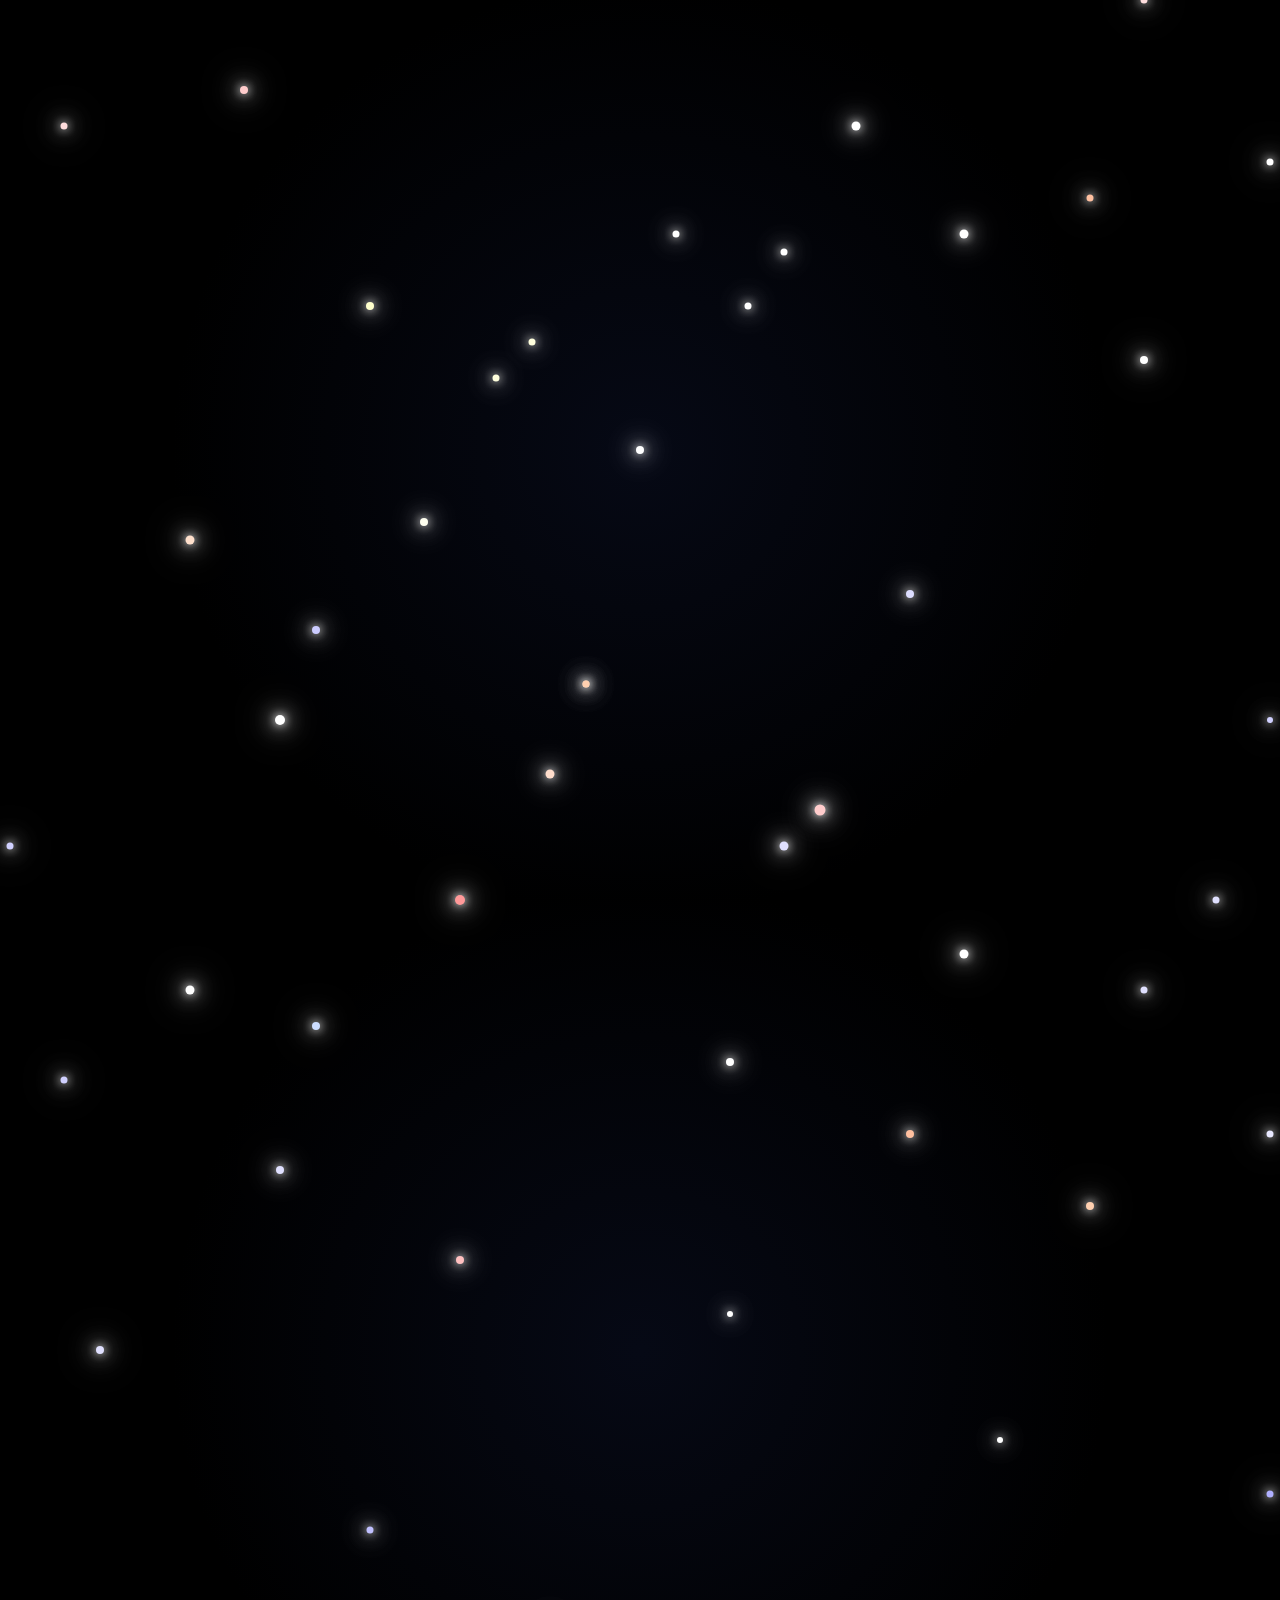
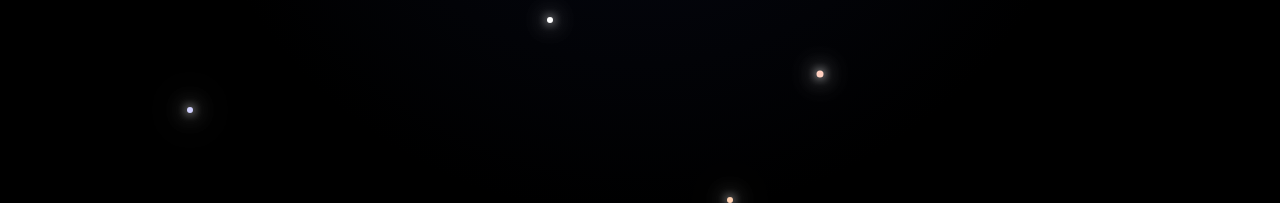
<file: src/index.html>
<!DOCTYPE html>
<html lang="en">
<head>
    <meta charset="UTF-8">
    <meta name="viewport" content="width=device-width, initial-scale=1.0">
    <title>Polaris</title>

    <link rel="stylesheet" href="styles.css">
</head>
<body>
    <div class="text-container">
        <h1 id="polaris-text">Polaris</h1>
        <p id="demo-text">DEMONSTRATION</p>
        <p id="subtext">A new paradigm in guidance. Built to illuminate the path forward through complex data.</p>
        <a href="chat/index.html" id="chat-button">Begin</a>
    </div>

    <div class="sky">
        <div id="polaris-container" class="star-container">
            <div id="polaris" class="star"></div>
            <span class="star-label">Polaris</span>
        </div>
        <div id="sirius-container" class="star-container">
            <div id="sirius" class="star"></div>
            <span class="star-label">Sirius</span>
        </div>
        <div id="vega-container" class="star-container">
            <div id="vega" class="star"></div>
            <span class="star-label">Vega</span>
        </div>
        <div id="betelgeuse-container" class="star-container">
            <div id="betelgeuse" class="star"></div>
            <span class="star-label">Betelgeuse</span>
        </div>
        <div id="rigel-container" class="star-container">
            <div id="rigel" class="star"></div>
            <span class="star-label">Rigel</span>
        </div>
        <div id="arcturus-container" class="star-container">
            <div id="arcturus" class="star"></div>
            <span class="star-label">Arcturus</span>
        </div>
        <div id="capella-container" class="star-container">
            <div id="capella" class="star"></div>
            <span class="star-label">Capella</span>
        </div>
        <div id="altair-container" class="star-container">
            <div id="altair" class="star"></div>
            <span class="star-label">Altair</span>
        </div>
        <div id="aldebaran-container" class="star-container">
            <div id="aldebaran" class="star"></div>
            <span class="star-label">Aldebaran</span>
        </div>
        <div id="spica-container" class="star-container">
            <div id="spica" class="star"></div>
            <span class="star-label">Spica</span>
        </div>
        <div id="deneb-container" class="star-container">
            <div id="deneb" class="star"></div>
            <span class="star-label">Deneb</span>
        </div>
        <div id="antares-container" class="star-container">
            <div id="antares" class="star"></div>
            <span class="star-label">Antares</span>
        </div>
        <div id="pollux-container" class="star-container">
            <div id="pollux" class="star"></div>
            <span class="star-label">Pollux</span>
        </div>
        <div id="castor-container" class="star-container">
            <div id="castor" class="star"></div>
            <span class="star-label">Castor</span>
        </div>
        <div id="regulus-container" class="star-container">
            <div id="regulus" class="star"></div>
            <span class="star-label">Regulus</span>
        </div>
        <div id="procyon-container" class="star-container">
            <div id="procyon" class="star"></div>
            <span class="star-label">Procyon</span>
        </div>
        <div id="achernar-container" class="star-container">
            <div id="achernar" class="star"></div>
            <span class="star-label">Achernar</span>
        </div>
        <div id="canopus-container" class="star-container">
            <div id="canopus" class="star"></div>
            <span class="star-label">Canopus</span>
        </div>
        <div id="alphard-container" class="star-container">
            <div id="alphard" class="star"></div>
            <span class="star-label">Alphard</span>
        </div>
        <div id="hadar-container" class="star-container">
            <div id="hadar" class="star"></div>
            <span class="star-label">Hadar</span>
        </div>
        <div id="mira-container" class="star-container">
            <div id="mira" class="star"></div>
            <span class="star-label">Mira</span>
        </div>
        <div id="enif-container" class="star-container">
            <div id="enif" class="star"></div>
            <span class="star-label">Enif</span>
        </div>
        <div id="fomalhaut-container" class="star-container">
            <div id="fomalhaut" class="star"></div>
            <span class="star-label">Fomalhaut</span>
        </div>
        <div id="merak-container" class="star-container">
            <div id="merak" class="star"></div>
            <span class="star-label">Merak</span>
        </div>
        <div id="alkaid-container" class="star-container">
            <div id="alkaid" class="star"></div>
            <span class="star-label">Alkaid</span>
        </div>
        <div id="mizar-container" class="star-container">
            <div id="mizar" class="star"></div>
            <span class="star-label">Mizar</span>
        </div>
        <div id="shaula-container" class="star-container">
            <div id="shaula" class="star"></div>
            <span class="star-label">Shaula</span>
        </div>
        <div id="kochab-container" class="star-container">
            <div id="kochab" class="star"></div>
            <span class="star-label">Kochab</span>
        </div>
        <div id="mirach-container" class="star-container">
            <div id="mirach" class="star"></div>
            <span class="star-label">Mirach</span>
        </div>
        <div id="alpheratz-container" class="star-container">
            <div id="alpheratz" class="star"></div>
            <span class="star-label">Alpheratz</span>
        </div>
        <div id="hamal-container" class="star-container">
            <div id="hamal" class="star"></div>
            <span class="star-label">Hamal</span>
        </div>
        <div id="diphda-container" class="star-container">
            <div id="diphda" class="star"></div>
            <span class="star-label">Diphda</span>
        </div>
        <div id="nunki-container" class="star-container">
            <div id="nunki" class="star"></div>
            <span class="star-label">Nunki</span>
        </div>
        <div id="saiph-container" class="star-container">
            <div id="saiph" class="star"></div>
            <span class="star-label">Saiph</span>
        </div>
        <div id="mintaka-container" class="star-container">
            <div id="mintaka" class="star"></div>
            <span class="star-label">Mintaka</span>
        </div>
        <div id="alhena-container" class="star-container">
            <div id="alhena" class="star"></div>
            <span class="star-label">Alhena</span>
        </div>
        <div id="gacrux-container" class="star-container">
            <div id="gacrux" class="star"></div>
            <span class="star-label">Gacrux</span>
        </div>
        <div id="elnath-container" class="star-container">
            <div id="elnath" class="star"></div>
            <span class="star-label">Elnath</span>
        </div>
        <div id="alioth-container" class="star-container">
            <div id="alioth" class="star"></div>
            <span class="star-label">Alioth</span>
        </div>
        <div id="rasalhague-container" class="star-container">
            <div id="rasalhague" class="star"></div>
            <span class="star-label">Rasalhague</span>
        </div>
        <div id="kaus-australis-container" class="star-container">
            <div id="kaus-australis" class="star"></div>
            <span class="star-label">Kaus Australis</span>
        </div>
        <div id="avior-container" class="star-container">
            <div id="avior" class="star"></div>
            <span class="star-label">Avior</span>
        </div>
        <div id="menkalinan-container" class="star-container">
            <div id="menkalinan" class="star"></div>
            <span class="star-label">Menkalinan</span>
        </div>
        <div id="atria-container" class="star-container">
            <div id="atria" class="star"></div>
            <span class="star-label">Atria</span>
        </div>
        <div id="alnair-container" class="star-container">
            <div id="alnair" class="star"></div>
            <span class="star-label">Alnair</span>
        </div>
        <div id="peacock-container" class="star-container">
            <div id="peacock" class="star"></div>
            <span class="star-label">Peacock</span>
        </div>
        <div id="mirzam-container" class="star-container">
            <div id="mirzam" class="star"></div>
            <span class="star-label">Mirzam</span>
        </div>
        <div id="alphard-container" class="star-container">
            <div id="alphard" class="star"></div>
            <span class="star-label">Alphard</span>
        </div>
        <div id="polaris-australis-container" class="star-container">
            <div id="polaris-australis" class="star"></div>
            <span class="star-label">Polaris Australis</span>
        </div>
        <div id="scheat-container" class="star-container">
            <div id="scheat" class="star"></div>
            <span class="star-label">Scheat</span>
        </div>
        <div id="markab-container" class="star-container">
            <div id="markab" class="star"></div>
            <span class="star-label">Markab</span>
        </div>
        <div id="menkar-container" class="star-container">
            <div id="menkar" class="star"></div>
            <span class="star-label">Menkar</span>
        </div>
        <div id="sabik-container" class="star-container">
            <div id="sabik" class="star"></div>
            <span class="star-label">Sabik</span>
        </div>
        <div id="schedar-container" class="star-container">
            <div id="schedar" class="star"></div>
            <span class="star-label">Schedar</span>
        </div>
        <div id="caph-container" class="star-container">
            <div id="caph" class="star"></div>
            <span class="star-label">Caph</span>
        </div>
        <div id="etamin-container" class="star-container">
            <div id="etamin" class="star"></div>
            <span class="star-label">Etamin</span>
        </div>
        <div id="acrux-container" class="star-container">
            <div id="acrux" class="star"></div>
            <span class="star-label">Acrux</span>
        </div>
        <div id="adhara-container" class="star-container">
            <div id="adhara" class="star"></div>
            <span class="star-label">Adhara</span>
        </div>
        <div id="castor-b-container" class="star-container">
            <div id="castor-b" class="star"></div>
            <span class="star-label">Castor B</span>
        </div>
        <div id="shaula-b-container" class="star-container">
            <div id="shaula-b" class="star"></div>
            <span class="star-label">Shaula B</span>
        </div>
        <div id="miaplacidus-container" class="star-container">
            <div id="miaplacidus" class="star"></div>
            <span class="star-label">Miaplacidus</span>
        </div>
        <div id="eltanin-container" class="star-container">
            <div id="eltanin" class="star"></div>
            <span class="star-label">Eltanin</span>
        </div>
        <div id="sadr-container" class="star-container">
            <div id="sadr" class="star"></div>
            <span class="star-label">Sadr</span>
        </div>
        <div id="naos-container" class="star-container">
            <div id="naos" class="star"></div>
            <span class="star-label">Naos</span>
        </div>
        <div id="almach-container" class="star-container">
            <div id="almach" class="star"></div>
            <span class="star-label">Almach</span>
        </div>
        <div id="caph-b-container" class="star-container">
            <div id="caph-b" class="star"></div>
            <span class="star-label">Caph B</span>
        </div>
        <div id="izar-container" class="star-container">
            <div id="izar" class="star"></div>
            <span class="star-label">Izar</span>
        </div>
        <div id="murzim-container" class="star-container">
            <div id="murzim" class="star"></div>
            <span class="star-label">Murzim</span>
        </div>
        <div id="alphard-b-container" class="star-container">
            <div id="alphard-b" class="star"></div>
            <span class="star-label">Alphard B</span>
        </div>
        <div id="gienah-container" class="star-container">
            <div id="gienah" class="star"></div>
            <span class="star-label">Gienah</span>
        </div>
        <div id="zeta-puppis-container" class="star-container">
            <div id="zeta-puppis" class="star"></div>
            <span class="star-label">Zeta Puppis</span>
        </div>
        <div id="alsephina-container" class="star-container">
            <div id="alsephina" class="star"></div>
            <span class="star-label">Alsephina</span>
        </div>
        <div id="delta-velorum-container" class="star-container">
            <div id="delta-velorum" class="star"></div>
            <span class="star-label">Delta Velorum</span>
        </div>
        <div id="aspidiske-container" class="star-container">
            <div id="aspidiske" class="star"></div>
            <span class="star-label">Aspidiske</span>
        </div>
        <div id="suhail-container" class="star-container">
            <div id="suhail" class="star"></div>
            <span class="star-label">Suhail</span>
        </div>
        <div id="alphecca-container" class="star-container">
            <div id="alphecca" class="star"></div>
            <span class="star-label">Alphecca</span>
        </div>
        <div id="vindemiatrix-container" class="star-container">
            <div id="vindemiatrix" class="star"></div>
            <span class="star-label">Vindemiatrix</span>
        </div>
        <div id="phecda-container" class="star-container">
            <div id="phecda" class="star"></div>
            <span class="star-label">Phecda</span>
        </div>
        <div id="megrez-container" class="star-container">
            <div id="megrez" class="star"></div>
            <span class="star-label">Megrez</span>
        </div>
        <div id="gienah-corvi-container" class="star-container">
            <div id="gienah-corvi" class="star"></div>
            <span class="star-label">Gienah Corvi</span>
        </div>
        <div id="kraz-container" class="star-container">
            <div id="kraz" class="star"></div>
            <span class="star-label">Kraz</span>
        </div>
        <div id="algorab-container" class="star-container">
            <div id="algorab" class="star"></div>
            <span class="star-label">Algorab</span>
        </div>
        <div id="markeb-container" class="star-container">
            <div id="markeb" class="star"></div>
            <span class="star-label">Markeb</span>
        </div>
        <div id="sargas-container" class="star-container">
            <div id="sargas" class="star"></div>
            <span class="star-label">Sargas</span>
        </div>
        <div id="avior-b-container" class="star-container">
            <div id="avior-b" class="star"></div>
            <span class="star-label">Avior B</span>
        </div>
        <div id="muscida-container" class="star-container">
            <div id="muscida" class="star"></div>
            <span class="star-label">Muscida</span>
        </div>
        <div id="alderamin-container" class="star-container">
            <div id="alderamin" class="star"></div>
            <span class="star-label">Alderamin</span>
        </div>
        <div id="alfirk-container" class="star-container">
            <div id="alfirk" class="star"></div>
            <span class="star-label">Alfirk</span>
        </div>
        <div id="ankaa-container" class="star-container">
            <div id="ankaa" class="star"></div>
            <span class="star-label">Ankaa</span>
        </div>
        <div id="girtab-container" class="star-container">
            <div id="girtab" class="star"></div>
            <span class="star-label">Girtab</span>
        </div>
        <div id="zubenelgenubi-container" class="star-container">
            <div id="zubenelgenubi" class="star"></div>
            <span class="star-label">Zubenelgenubi</span>
        </div>
        <div id="zubeneschamali-container" class="star-container">
            <div id="zubeneschamali" class="star"></div>
            <span class="star-label">Zubeneschamali</span>
        </div>
        <div id="unukalhai-container" class="star-container">
            <div id="unukalhai" class="star"></div>
            <span class="star-label">Unukalhai</span>
        </div>
        <div id="sheratan-container" class="star-container">
            <div id="sheratan" class="star"></div>
            <span class="star-label">Sheratan</span>
        </div>
        <div id="ruchbah-container" class="star-container">
            <div id="ruchbah" class="star"></div>
            <span class="star-label">Ruchbah</span>
        </div>
        <div id="alfirk-b-container" class="star-container">
            <div id="alfirk-b" class="star"></div>
            <span class="star-label">Alfirk B</span>
        </div>
    </div>
    <script src="script.js"></script>
</body>
</html>
</file>
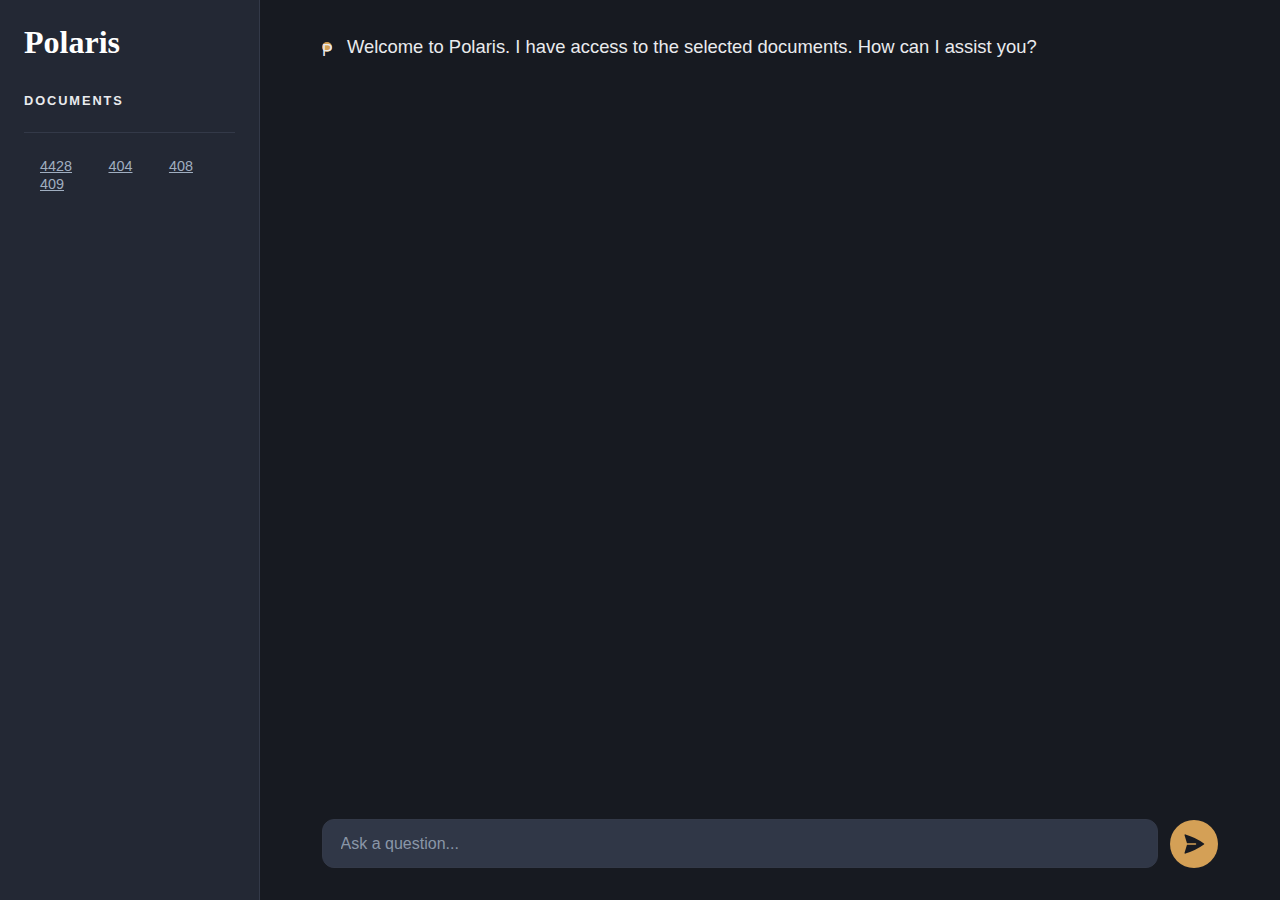
<file: src/frontend/chat/index.html>
<!DOCTYPE html>
<html lang="en">
<head>
    <meta charset="UTF-8">
    <meta name="viewport" content="width=device-width, initial-scale=1.0">
    <title>Polaris - Chat</title>
    <link rel="stylesheet" href="styles.css">
</head>
<body>
    <div class="sky">
        
    </div>

    <div class="page-wrapper">
        <aside class="sidebar">
            <div class="sidebar-header">
                <a href="../index.html" class="home-link">Polaris</a>
                <h2>Documents</h2>
            </div>
            <nav class="document-list">
                <a href="#" class="document-item active">4428</a>
                <a href="#" class="document-item">404</a>
                <a href="#" class="document-item">408</a>
                <a href="#" class="document-item">409</a>
            </nav>
        </aside>

        <main class="chat-interface">
            <div class="chat-messages" id="chat-messages">
                <div class="message bot-message">
                    <div class="bot-avatar">P</div>
                    <div class="message-content">
                        <p>Welcome to Polaris. I have access to the selected documents. How can I assist you?</p>
                    </div>
                </div>
            </div>
            
            <form class="chat-input-form" id="chat-form">
                <div id="message-input-wrapper">
                    <input type="text" id="message-input" placeholder="Ask a question..." autocomplete="off">
                </div>
                <div class="send-button-container">
                    <button type="submit">
                        <svg xmlns="http://www.w3.org/2000/svg" viewBox="0 0 24 24" fill="currentColor" width="24" height="24">
                            <path d="M3.478 2.405a.75.75 0 00-.926.94l2.432 7.905H13.5a.75.75 0 010 1.5H4.984l-2.432 7.905a.75.75 0 00.926.94 60.519 60.519 0 0018.445-8.986.75.75 0 000-1.218A60.517 60.517 0 003.478 2.405z" />
                        </svg>                      
                    </button>
                </div>
            </form>
        </main>
    </div>

    <script src="script.js"></script>
</body>
</html>
</file>
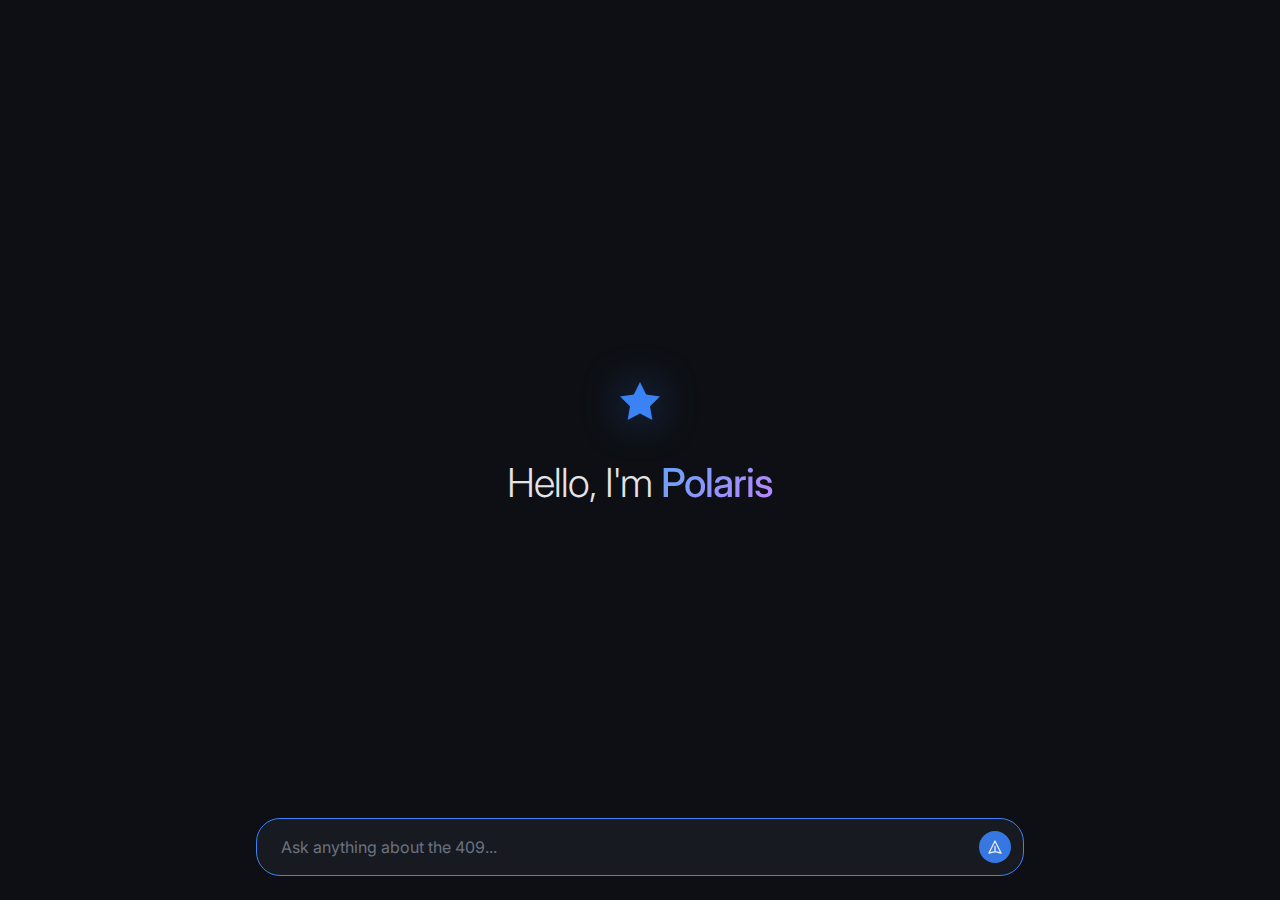
<file: july28/new.html>
<!DOCTYPE html>
<html lang="en">
<head>
    <meta charset="UTF-8">
    <meta name="viewport" content="width=device-width, initial-scale=1.0">
    <title>Polaris - STARS Assistant</title>
    <style>
        @import url('https://fonts.googleapis.com/css2?family=Inter:wght@300;400;500&display=swap');
        
        :root {
            --bg-primary: #0D0F14;
            --bg-secondary: #171A21;
            --bg-tertiary: #1E2128;
            --border-primary: #2A2D35;
            --accent-primary: #3B82F6;
            --accent-primary-hover: #2563EB;
            --accent-primary-muted: rgba(59, 130, 246, 0.15);
            --text-primary: #E4E4E7;
            --text-secondary: #A1A1AA;
            --text-muted: #6B7280;
            --font-family-sans: 'Inter', -apple-system, BlinkMacSystemFont, "Segoe UI", Roboto, "Helvetica Neue", Arial, sans-serif;
        }

        * {
            margin: 0;
            padding: 0;
            box-sizing: border-box;
        }

        body {
            background-color: var(--bg-primary);
            color: var(--text-primary);
            font-family: var(--font-family-sans);
            min-height: 100vh;
            display: flex;
            flex-direction: column;
            position: relative;
        }

        /* Main container */
        .welcome-container {
            flex: 1;
            display: flex;
            flex-direction: column;
            align-items: center;
            justify-content: center;
            padding: 2rem;
            max-width: 600px;
            margin: 0 auto;
            width: 100%;
        }

        /* Simple icon with glow effect */
        .polaris-icon {
            width: 48px;
            height: 48px;
            margin-bottom: 2rem;
            color: var(--accent-primary);
            filter: drop-shadow(0 0 20px rgba(59, 130, 246, 0.5));
            animation: pulse 2s ease-in-out infinite;
        }

        @keyframes pulse {
            0%, 100% {
                transform: scale(1);
                filter: drop-shadow(0 0 20px rgba(59, 130, 246, 0.5));
            }
            50% {
                transform: scale(1.05);
                filter: drop-shadow(0 0 30px rgba(59, 130, 246, 0.7));
            }
        }

        /* Welcome text - minimal and centered */
        .welcome-title {
            font-size: 2.5rem;
            font-weight: 300;
            margin-bottom: 1rem;
            text-align: center;
            letter-spacing: -0.025em;
            position: relative;
            animation: fadeInUp 0.8s ease-out;
        }

        /* Gradient text effect */
        .welcome-title .gradient-text {
            background: linear-gradient(135deg, #60a5fa 0%, #c084fc 50%, #f472b6 100%);
            -webkit-background-clip: text;
            -webkit-text-fill-color: transparent;
            background-clip: text;
            font-weight: 500;
            animation: gradientShift 8s ease infinite;
            background-size: 200% 200%;
        }

        @keyframes gradientShift {
            0%, 100% {
                background-position: 0% 50%;
            }
            50% {
                background-position: 100% 50%;
            }
        }

        @keyframes fadeInUp {
            from {
                opacity: 0;
                transform: translateY(20px);
            }
            to {
                opacity: 1;
                transform: translateY(0);
            }
        }

        .subtitle {
            font-size: 0.875rem;
            color: var(--text-muted);
            text-align: center;
            margin-bottom: 3rem;
            animation: fadeIn 1.2s ease-out;
            animation-delay: 0.3s;
            animation-fill-mode: both;
        }

        @keyframes fadeIn {
            from {
                opacity: 0;
            }
            to {
                opacity: 1;
            }
        }

        /* Typing indicator animation */
        .typing-indicator {
            display: inline-flex;
            align-items: center;
            gap: 4px;
            margin-top: 0.5rem;
        }

        .typing-dot {
            width: 6px;
            height: 6px;
            background-color: var(--accent-primary);
            border-radius: 50%;
            opacity: 0.3;
            animation: typing 1.4s infinite ease-in-out;
        }

        .typing-dot:nth-child(1) {
            animation-delay: -0.32s;
        }

        .typing-dot:nth-child(2) {
            animation-delay: -0.16s;
        }

        @keyframes typing {
            0%, 60%, 100% {
                opacity: 0.3;
                transform: scale(1);
            }
            30% {
                opacity: 1;
                transform: scale(1.2);
            }
        }

        /* Time-based greeting */
        .time-greeting {
            font-size: 0.875rem;
            color: var(--text-muted);
            margin-bottom: 0.5rem;
            text-align: center;
            font-weight: 400;
        }

        /* Input area - fixed at bottom like Claude/Gemini */
        .input-area {
            position: fixed;
            bottom: 0;
            left: 0;
            right: 0;
            padding: 1.5rem;
            background: var(--bg-primary);
        }

        .input-wrapper {
            max-width: 768px;
            margin: 0 auto;
        }

        .chat-input-form {
            width: 100%;
        }

        .message-input-wrapper {
            display: flex;
            align-items: center;
            background-color: var(--bg-tertiary);
            border: 1px solid var(--border-primary);
            border-radius: 24px;
            padding: 0.75rem 0.75rem 0.75rem 1.5rem;
            gap: 0.75rem;
            transition: all 0.2s ease;
        }

        .message-input-wrapper:focus-within {
            border-color: var(--accent-primary);
            background-color: var(--bg-secondary);
        }

        #message-input {
            flex: 1;
            background: transparent;
            border: none;
            outline: none;
            padding: 0;
            color: var(--text-primary);
            font-size: 1rem;
            font-family: var(--font-family-sans);
            line-height: 1.5;
            min-width: 0;
            resize: none;
            overflow-y: hidden;
            min-height: 1.5rem;
            max-height: 120px;
        }

        #message-input::placeholder {
            color: var(--text-muted);
        }

        .send-button-container button {
            height: 32px;
            width: 32px;
            border: none;
            border-radius: 50%;
            cursor: pointer;
            background: var(--accent-primary);
            color: white;
            display: flex;
            align-items: center;
            justify-content: center;
            transition: all 0.2s ease;
            padding: 0;
            opacity: 0.9;
        }

        .send-button-container button:hover {
            opacity: 1;
            transform: scale(1.05);
        }

        .send-button-container button svg {
            width: 16px;
            height: 16px;
        }

        /* Minimal footer info */
        .footer-info {
            position: fixed;
            bottom: 6rem;
            left: 0;
            right: 0;
            text-align: center;
            font-size: 0.75rem;
            color: var(--text-muted);
            padding: 0 2rem;
        }

        /* Mobile responsive */
        @media (max-width: 768px) {
            .welcome-title {
                font-size: 1.75rem;
            }
            
            .input-area {
                padding: 1rem;
            }
        }
    </style>
</head>
<body>
    <div class="welcome-container">
        <!-- Simple star icon with glow -->
        <svg class="polaris-icon" fill="currentColor" viewBox="0 0 24 24" xmlns="http://www.w3.org/2000/svg">
            <path d="M12 2l3.09 6.26L22 9.27l-5 4.87 1.18 6.88L12 17.77l-6.18 3.25L7 14.14 2 9.27l6.91-1.01L12 2z"/>
        </svg>
        
        <h1 class="welcome-title">Hello, I'm <span class="gradient-text">Polaris</span></h1>
    </div>

    <div class="input-area">
        <div class="input-wrapper">
            <form class="chat-input-form" id="chat-form">
                <div class="message-input-wrapper">
                    <textarea 
                        id="message-input" 
                        placeholder="Ask anything about the 409..." 
                        autocomplete="off"
                        rows="1"
                    ></textarea>
                    <div class="send-button-container">
                        <button type="submit" title="Send Message">
                            <svg xmlns="http://www.w3.org/2000/svg" fill="none" viewBox="0 0 24 24" stroke="currentColor">
                                <path stroke-linecap="round" stroke-linejoin="round" stroke-width="2" d="M12 19l9 2-9-18-9 18 9-2zm0 0v-8" />
                            </svg>
                        </button>
                    </div>
                </div>
            </form>
        </div>
    </div>

    <script>
        // Auto-resize functionality
        function autoResize(textarea) {
            const wrapper = textarea.closest('.message-input-wrapper');
            textarea.style.height = 'auto';
            const newHeight = Math.min(textarea.scrollHeight, 120);
            textarea.style.height = newHeight + 'px';
            
            if (textarea.scrollHeight > 120) {
                textarea.style.overflowY = 'auto';
                wrapper.style.alignItems = 'flex-end';
            } else if (newHeight > 30) {
                textarea.style.overflowY = 'hidden';
                wrapper.style.alignItems = 'flex-end';
            } else {
                textarea.style.overflowY = 'hidden';
                wrapper.style.alignItems = 'center';
            }
        }

        const messageInput = document.getElementById('message-input');
        
        messageInput.addEventListener('input', function() {
            autoResize(this);
        });

        messageInput.addEventListener('keydown', function(e) {
            if (e.key === 'Enter' && !e.shiftKey) {
                e.preventDefault();
                document.getElementById('chat-form').dispatchEvent(new Event('submit'));
            }
        });

        // Form submission
        document.getElementById('chat-form').addEventListener('submit', function(e) {
            e.preventDefault();
            const message = messageInput.value.trim();
            if (message) {
                // Here you would handle sending the message
                console.log('Sending:', message);
                // Clear input
                messageInput.value = '';
                autoResize(messageInput);
            }
        });

        // Focus input on load
        messageInput.focus();
    </script>
</body>
</html>
</file>
<file: aug18/styles.css>
:root {
    --accent-primary: #D4A056; 
    --bg-primary: #171A21;
    --bg-secondary: #232834;
    --bg-tertiary: #303747;
    --text-primary: #EAEBEE;
    --text-secondary: #A0AEC0;
    --border-primary: #333948;
    --success-green: #18A999;
    --accent-primary-muted: color-mix(in srgb, var(--accent-primary) 15%, transparent);
    --user-bubble-bg: var(--accent-primary);
    --accent-primary-hover: color-mix(in srgb, var(--accent-primary) 85%, black);
    --font-family-sans: 'Segoe UI', Calibri, 'Helvetica Neue', Arial, sans-serif;
    --font-family-serif: Georgia, 'Times New Roman', serif;
}

body {
    margin: 0;
    padding: 0;
    height: 100vh;
    background-color: #000;
    color: #fff;
    overflow: hidden;
    background-image: radial-gradient(circle at 50% 50%, rgba(20, 30, 70, 0.3), rgba(0, 0, 0, 0) 60%);
}

.text-container {
    position: relative;
    z-index: 10;
    display: flex;
    flex-direction: column;
    justify-content: center;
    align-items: center;
    height: 100%;
    width: 90%;
    max-width: 1200px;
    margin: 0 auto;
    padding: 0rem;
    box-sizing: border-box;
    gap: 0;
    /* gap: clamp(0.1rem, 3vh, 1.5rem); */
}

#polaris-text {
    font-family: 'Trebuchet MS', Georgia, 'Times New Roman', serif;
    font-weight: 700;
    font-size: clamp(2.5rem, 13vw, 16rem);
    line-height: 1;
    color: #ffffff;
    text-shadow: 0 0 40px rgba(255, 255, 255, 0.25);
    text-align: center;
    white-space: nowrap;
}

#demo-text, #subtext, #chat-button, .star-label {
    font-family: -apple-system, BlinkMacSystemFont, "Segoe UI", Roboto, "Helvetica Neue", Arial, sans-serif;
}

#demo-text {
    font-size: clamp(0.9rem, 1.5vw, 1.5rem);
    font-weight: 600;
    letter-spacing: 0.3em;
    text-transform: uppercase;
    color: #d4a056;
    /* color: #00bfff; */
    text-shadow: 0 0 10px rgba(0, 191, 255, 0.7);
}

#subtext {
    font-size: clamp(1rem, 2vw, 1.25rem);
    font-weight: 400;
    line-height: 1.6;
    color: rgba(255, 255, 255, 0.7);
    text-align: center;
    max-width: 60ch;
}

#chat-button {
    font-family: 'Trebuchet MS';
    font-size: clamp(1rem, 1.8vw, 1.1rem);
    font-weight: 600;
    letter-spacing: 0.15em;
    text-transform: uppercase;
    color: #382800;
    padding: 16px 40px;
    margin-top: 1rem;
    border: none;
    border-radius: 8px;
    cursor: pointer;
    /* background: linear-gradient(45deg, #0077b6, #00bfff); */
    background: linear-gradient(45deg, #D4A056, #C69040);
    border-bottom: 3px solid #8A651A;
    box-shadow: 0 4px 15px rgba(0, 0, 0, 0.2);
    transition: all 0.2s ease-in-out;
    /* transition: transform 0.3s cubic-bezier(0.165, 0.84, 0.44, 1),
                box-shadow 0.3s cubic-bezier(0.165, 0.84, 0.44, 1); */
}

#chat-button:hover {
    transform: translateY(-5px) scale(1.02);
    box-shadow: 0 6px 20px rgba(0, 0, 0, 0.25);
    filter: brightness(1.05);
}

#chat-button:active {
    transform: translateY(1px);
    box-shadow: 0 2px 10px rgba(0, 0, 0, 0.2);
    border-bottom-width: 2px;
    filter: brightness(1);
}

/* Starfield */
.sky {
    position: absolute;
    top: -5%;
    left: -5%;
    width: 110%;
    height: 110%;
    z-index: 1;
    transition: transform 0.2s linear;
}

@keyframes fadeIn {
    to {
        opacity: 1;
        transform: translateY(0);
    }
}

@media (min-width: 1600px) {
    .text-container {
        align-items: flex-start;
        gap: 0; 
    }

    #polaris-text {
        font-size: clamp(16rem, 20vw, 22rem);
        text-align: left;
    }

    #demo-text, #subtext, #chat-button {
        margin-left: 0.5rem;
    }

    #demo-text { margin-top: 1rem; }
    #subtext { margin-top: 1.5rem; text-align: left; }
    #chat-button { margin-top: 2.5rem; }
}

.star-container {
    position: absolute;
    display: flex;
    flex-direction: column;
    align-items: center;
    gap: 20px;
}

.star-label {
    position: absolute;
    top: -25px;
    color: #fff;
    font-family: 'Inter', sans-serif;
    font-size: 14px;
    opacity: 0;
    transition: opacity 0.5s ease-in-out;
    pointer-events: none;
    white-space: nowrap;
}

.star {
    width: 8px;
    height: 8px;
    background-color: #fff;
    border-radius: 50%;
    box-shadow: 0 0 10px #fff, 0 0 20px #fff; /* Simplified static shadow */
    will-change: transform, opacity; /* Tell the browser to optimize this element */
}

@keyframes performant-glow {
    from {
        transform: scale(0.95);
        opacity: 0.7;
    }
    to {
        transform: scale(1.2);
        opacity: 1;
    }
}


/* Polaris at center */
#polaris-container {
    top: 50%;
    left: 50%;
    transform: translate(-50%, -50%);
}


/* Star positions relative to Polaris */
#sirius-container {
    top: calc(50% + 270px);
    left: calc(50% - 360px);
    transform: translate(-50%, -50%);
}

#vega-container {
    top: calc(50% - 216px);
    left: calc(50% + 324px);
    transform: translate(-50%, -50%);
}

#betelgeuse-container {
    top: calc(50% + 360px);
    left: calc(50% + 180px);
    transform: translate(-50%, -50%);
}

#rigel-container {
    top: calc(50% + 396px);
    left: calc(50% + 144px);
    transform: translate(-50%, -50%);
}

#arcturus-container {
    top: calc(50% + 90px);
    left: calc(50% - 450px);
    transform: translate(-50%, -50%);
}

#capella-container {
    top: calc(50% - 144px);
    left: calc(50% - 270px);
    transform: translate(-50%, -50%);
}

#altair-container {
    top: calc(50% - 90px);
    left: calc(50% + 504px);
    transform: translate(-50%, -50%);
}

#aldebaran-container {
    top: calc(50% + 324px);
    left: calc(50% - 90px);
    transform: translate(-50%, -50%);
}

#spica-container {
    top: calc(50% + 180px);
    left: calc(50% - 324px);
    transform: translate(-50%, -50%);
}

#deneb-container {
    top: calc(50% - 324px);
    left: calc(50% + 216px);
    transform: translate(-50%, -50%);
}

#antares-container {
    top: calc(50% + 450px);
    left: calc(50% - 180px);
    transform: translate(-50%, -50%);
}

#pollux-container {
    top: calc(50% - 72px);
    left: calc(50% - 144px);
    transform: translate(-50%, -50%);
}

#castor-container {
    top: calc(50% - 108px);
    left: calc(50% - 108px);
    transform: translate(-50%, -50%);
}

#regulus-container {
    top: calc(50% + 144px);
    left: calc(50% + 270px);
    transform: translate(-50%, -50%);
}

#procyon-container {
    top: calc(50% + 72px);
    left: calc(50% - 216px);
    transform: translate(-50%, -50%);
}

#achernar-container {
    top: calc(50% + 504px);
    left: calc(50% + 324px);
    transform: translate(-50%, -50%);
}

#canopus-container {
    top: calc(50% + 540px);
    left: calc(50% - 450px);
    transform: translate(-50%, -50%);
}

#alphard-container {
    top: calc(50% + 234px);
    left: calc(50% - 54px);
    transform: translate(-50%, -50%);
}

#hadar-container {
    top: calc(50% + 576px);
    left: calc(50% - 324px);
    transform: translate(-50%, -50%);
}

#mira-container {
    top: calc(50% - 360px);
    left: calc(50% - 396px);
    transform: translate(-50%, -50%);
}

#enif-container {
    top: calc(50% - 252px);
    left: calc(50% + 450px);
    transform: translate(-50%, -50%);
}

#fomalhaut-container {
    top: calc(50% + 612px);
    left: calc(50% + 90px);
    transform: translate(-50%, -50%);
}

#merak-container {
    top: calc(50% - 144px);
    left: calc(50% + 108px);
    transform: translate(-50%, -50%);
}

#alkaid-container {
    top: calc(50% - 216px);
    left: calc(50% + 36px);
    transform: translate(-50%, -50%);
}

#mizar-container {
    top: calc(50% - 198px);
    left: calc(50% + 144px);
    transform: translate(-50%, -50%);
}

/* Outer ring of stars - farther from center */
#shaula-container {
    top: calc(50% + 630px);
    left: calc(50% - 576px);
    transform: translate(-50%, -50%);
}

#kochab-container {
    top: calc(50% - 504px);
    left: calc(50% - 270px);
    transform: translate(-50%, -50%);
}

#mirach-container {
    top: calc(50% - 450px);
    left: calc(50% + 504px);
    transform: translate(-50%, -50%);
}

#alpheratz-container {
    top: calc(50% - 576px);
    left: calc(50% + 360px);
    transform: translate(-50%, -50%);
}

#hamal-container {
    top: calc(50% - 324px);
    left: calc(50% - 576px);
    transform: translate(-50%, -50%);
}

#diphda-container {
    top: calc(50% + 684px);
    left: calc(50% + 270px);
    transform: translate(-50%, -50%);
}

#nunki-container {
    top: calc(50% + 396px);
    left: calc(50% - 630px);
    transform: translate(-50%, -50%);
}

#saiph-container {
    top: calc(50% + 540px);
    left: calc(50% + 504px);
    transform: translate(-50%, -50%);
}

#mintaka-container {
    top: calc(50% + 450px);
    left: calc(50% + 576px);
    transform: translate(-50%, -50%);
}

#alhena-container {
    top: calc(50% - 630px);
    left: calc(50% - 90px);
    transform: translate(-50%, -50%);
}

#gacrux-container {
    top: calc(50% + 720px);
    left: calc(50% - 360px);
    transform: translate(-50%, -50%);
}

#elnath-container {
    top: calc(50% - 540px);
    left: calc(50% - 504px);
    transform: translate(-50%, -50%);
}

#alioth-container {
    top: calc(50% - 288px);
    left: calc(50% + 630px);
    transform: translate(-50%, -50%);
}

#rasalhague-container {
    top: calc(50% + 90px);
    left: calc(50% + 684px);
    transform: translate(-50%, -50%);
}

#kaus-australis-container {
    top: calc(50% + 324px);
    left: calc(50% - 684px);
    transform: translate(-50%, -50%);
}

#avior-container {
    top: calc(50% + 756px);
    left: calc(50% + 450px);
    transform: translate(-50%, -50%);
}

#menkalinan-container {
    top: calc(50% - 684px);
    left: calc(50% + 180px);
    transform: translate(-50%, -50%);
}

#atria-container {
    top: calc(50% + 810px);
    left: calc(50% - 180px);
    transform: translate(-50%, -50%);
}

#alnair-container {
    top: calc(50% + 684px);
    left: calc(50% + 630px);
    transform: translate(-50%, -50%);
}

#peacock-container {
    top: calc(50% + 576px);
    left: calc(50% - 720px);
    transform: translate(-50%, -50%);
}

#mirzam-container {
    top: calc(50% + 270px);
    left: calc(50% + 630px);
    transform: translate(-50%, -50%);
}

#polaris-australis-container {
    top: calc(50% + 864px);
    left: calc(50% + 90px);
    transform: translate(-50%, -50%);
}

#scheat-container {
    top: calc(50% - 720px);
    left: calc(50% + 576px);
    transform: translate(-50%, -50%);
}

#markab-container {
    top: calc(50% - 630px);
    left: calc(50% + 684px);
    transform: translate(-50%, -50%);
}

#menkar-container {
    top: calc(50% - 504px);
    left: calc(50% - 720px);
    transform: translate(-50%, -50%);
}

#sabik-container {
    top: calc(50% + 180px);
    left: calc(50% - 756px);
    transform: translate(-50%, -50%);
}

#schedar-container {
    top: calc(50% - 810px);
    left: calc(50% - 360px);
    transform: translate(-50%, -50%);
}

#caph-container {
    top: calc(50% - 756px);
    left: calc(50% - 504px);
    transform: translate(-50%, -50%);
}

#etamin-container {
    top: calc(50% - 270px);
    left: calc(50% + 756px);
    transform: translate(-50%, -50%);
}

/* Far outer ring of stars - even farther from center */
#acrux-container {
    top: calc(50% + 900px);
    left: calc(50% - 540px);
    transform: translate(-50%, -50%);
}

#adhara-container {
    top: calc(50% + 810px);
    left: calc(50% - 810px);
    transform: translate(-50%, -50%);
}

#castor-b-container {
    top: calc(50% - 900px);
    left: calc(50% + 270px);
    transform: translate(-50%, -50%);
}

#shaula-b-container {
    top: calc(50% + 990px);
    left: calc(50% + 360px);
    transform: translate(-50%, -50%);
}

#miaplacidus-container {
    top: calc(50% + 864px);
    left: calc(50% + 720px);
    transform: translate(-50%, -50%);
}

#eltanin-container {
    top: calc(50% - 810px);
    left: calc(50% + 810px);
    transform: translate(-50%, -50%);
}

#sadr-container {
    top: calc(50% - 990px);
    left: calc(50% - 180px);
    transform: translate(-50%, -50%);
}

#naos-container {
    top: calc(50% + 1080px);
    left: calc(50% - 270px);
    transform: translate(-50%, -50%);
}

#almach-container {
    top: calc(50% - 864px);
    left: calc(50% - 720px);
    transform: translate(-50%, -50%);
}

#caph-b-container {
    top: calc(50% - 1080px);
    left: calc(50% + 450px);
    transform: translate(-50%, -50%);
}

#izar-container {
    top: calc(50% + 270px);
    left: calc(50% - 900px);
    transform: translate(-50%, -50%);
}

#murzim-container {
    top: calc(50% + 630px);
    left: calc(50% + 810px);
    transform: translate(-50%, -50%);
}

#alphard-b-container {
    top: calc(50% - 630px);
    left: calc(50% - 900px);
    transform: translate(-50%, -50%);
}

#gienah-container {
    top: calc(50% + 450px);
    left: calc(50% - 864px);
    transform: translate(-50%, -50%);
}

#zeta-puppis-container {
    top: calc(50% + 1044px);
    left: calc(50% + 630px);
    transform: translate(-50%, -50%);
}

#alsephina-container {
    top: calc(50% - 936px);
    left: calc(50% + 684px);
    transform: translate(-50%, -50%);
}

#delta-velorum-container {
    top: calc(50% + 1170px);
    left: calc(50% - 90px);
    transform: translate(-50%, -50%);
}

#aspidiske-container {
    top: calc(50% + 936px);
    left: calc(50% - 936px);
    transform: translate(-50%, -50%);
}

#suhail-container {
    top: calc(50% + 1224px);
    left: calc(50% + 180px);
    transform: translate(-50%, -50%);
}

#alphecca-container {
    top: calc(50% - 450px);
    left: calc(50% + 900px);
    transform: translate(-50%, -50%);
}

#vindemiatrix-container {
    top: calc(50% + 90px);
    left: calc(50% + 990px);
    transform: translate(-50%, -50%);
}

#phecda-container {
    top: calc(50% - 1170px);
    left: calc(50% - 360px);
    transform: translate(-50%, -50%);
}

#megrez-container {
    top: calc(50% - 1044px);
    left: calc(50% - 630px);
    transform: translate(-50%, -50%);
}

#gienah-corvi-container {
    top: calc(50% + 720px);
    left: calc(50% - 1080px);
    transform: translate(-50%, -50%);
}

#kraz-container {
    top: calc(50% + 540px);
    left: calc(50% - 990px);
    transform: translate(-50%, -50%);
}

#algorab-container {
    top: calc(50% + 630px);
    left: calc(50% - 1170px);
    transform: translate(-50%, -50%);
}

#markeb-container {
    top: calc(50% + 1260px);
    left: calc(50% - 450px);
    transform: translate(-50%, -50%);
}

#sargas-container {
    top: calc(50% + 1080px);
    left: calc(50% - 720px);
    transform: translate(-50%, -50%);
}

#avior-b-container {
    top: calc(50% + 1350px);
    left: calc(50% + 90px);
    transform: translate(-50%, -50%);
}

#muscida-container {
    top: calc(50% - 1260px);
    left: calc(50% + 180px);
    transform: translate(-50%, -50%);
}

#alderamin-container {
    top: calc(50% - 990px);
    left: calc(50% + 990px);
    transform: translate(-50%, -50%);
}

#alfirk-container {
    top: calc(50% - 1350px);
    left: calc(50% - 90px);
    transform: translate(-50%, -50%);
}

#ankaa-container {
    top: calc(50% + 1170px);
    left: calc(50% + 810px);
    transform: translate(-50%, -50%);
}

#girtab-container {
    top: calc(50% + 900px);
    left: calc(50% - 1170px);
    transform: translate(-50%, -50%);
}

#zubenelgenubi-container {
    top: calc(50% + 360px);
    left: calc(50% + 1080px);
    transform: translate(-50%, -50%);
}

#zubeneschamali-container {
    top: calc(50% + 180px);
    left: calc(50% + 1170px);
    transform: translate(-50%, -50%);
}

#unukalhai-container {
    top: calc(50% - 180px);
    left: calc(50% - 1080px);
    transform: translate(-50%, -50%);
}

#sheratan-container {
    top: calc(50% - 540px);
    left: calc(50% - 1170px);
    transform: translate(-50%, -50%);
}

#ruchbah-container {
    top: calc(50% - 1224px);
    left: calc(50% + 630px);
    transform: translate(-50%, -50%);
}

#alfirk-b-container {
    top: calc(50% - 1440px);
    left: calc(50% + 360px);
    transform: translate(-50%, -50%);
}


.star-label {
    position: absolute;
    top: -25px;
    color: #fff;
    font-family: Consolas, Monaco, 'Courier New', monospace;
    font-size: 16px;
    opacity: 0;
    transition: opacity 0.5s ease-in-out;
    pointer-events: none;
    white-space: nowrap;
}

#rigel-container .star-label {
    top: auto;
    bottom: -25px;
}

#pollux-container .star-label {
    top: auto;
    bottom: -25px;
}

#merak-container .star-label {
    top: auto;
    bottom: -25px;
}

#sirius {
    width: 10px;
    height: 10px;
    animation: glow-bright 3s ease-in-out infinite alternate;
}

#vega {
    width: 9px;
    height: 9px;
    animation: glow-bright 3.5s ease-in-out infinite alternate;
}

#betelgeuse {
    width: 11px;
    height: 11px;
    background-color: #ffcccc;
    animation: glow-red 4.5s ease-in-out infinite alternate;
}

#rigel {
    width: 9px;
    height: 9px;
    background-color: #e0e0ff;
    animation: glow-blue 3s ease-in-out infinite alternate;
}

#arcturus {
    width: 9px;
    height: 9px;
    background-color: #ffe0cc;
    animation: glow-orange 4s ease-in-out infinite alternate;
}

#capella {
    width: 8px;
    height: 8px;
    background-color: #ffffcc;
    animation: glow-yellow 3.8s ease-in-out infinite alternate;
}

#altair {
    width: 8px;
    height: 8px;
    animation: glow 3.2s ease-in-out infinite alternate;
}

#aldebaran {
    width: 9px;
    height: 9px;
    background-color: #ffddcc;
    animation: glow-orange 4.2s ease-in-out infinite alternate;
}

#spica {
    width: 8px;
    height: 8px;
    background-color: #ccccff;
    animation: glow-blue 3.6s ease-in-out infinite alternate;
}

/* Additional star styles */
#deneb {
    width: 9px;
    height: 9px;
    animation: glow-bright 3.8s ease-in-out infinite alternate;
}

#antares {
    width: 10px;
    height: 10px;
    background-color: #ff9999;
    animation: glow-red 5s ease-in-out infinite alternate;
}

#pollux, #castor {
    width: 7px;
    height: 7px;
    background-color: #ffffdd;
    animation: glow-yellow 3.5s ease-in-out infinite alternate;
}

#regulus {
    width: 8px;
    height: 8px;
    background-color: #ddddff;
    animation: glow-blue 3.3s ease-in-out infinite alternate;
}

#procyon {
    width: 8px;
    height: 8px;
    background-color: #fffff0;
    animation: glow 3.4s ease-in-out infinite alternate;
}

#achernar, #canopus {
    width: 9px;
    height: 9px;
    animation: glow-bright 3.7s ease-in-out infinite alternate;
}

#alphard {
    width: 7px;
    height: 7px;
    background-color: #ffd0b0;
    animation: glow-orange 4.1s ease-in-out infinite alternate;
}

#hadar {
    width: 8px;
    height: 8px;
    background-color: #ccddff;
    animation: glow-blue 3.4s ease-in-out infinite alternate;
}

#mira {
    width: 8px;
    height: 8px;
    background-color: #ffcccc;
    animation: glow-red 6s ease-in-out infinite alternate;
}

#enif {
    width: 7px;
    height: 7px;
    background-color: #ffc0a0;
    animation: glow-orange 3.9s ease-in-out infinite alternate;
}

#fomalhaut {
    width: 8px;
    height: 8px;
    animation: glow 3.6s ease-in-out infinite alternate;
}

#merak, #alkaid, #mizar {
    width: 7px;
    height: 7px;
    animation: glow 3.5s ease-in-out infinite alternate;
}

/* New outer stars */
#shaula, #nunki, #kaus-australis {
    width: 7px;
    height: 7px;
    background-color: #d0d0ff;
    animation: glow-blue 3.7s ease-in-out infinite alternate;
}

#kochab {
    width: 7px;
    height: 7px;
    background-color: #ffd0a0;
    animation: glow-orange 4s ease-in-out infinite alternate;
}

#mirach, #alpheratz, #hamal {
    width: 7px;
    height: 7px;
    background-color: #ffdddd;
    animation: glow 3.6s ease-in-out infinite alternate;
}

#diphda, #menkar {
    width: 8px;
    height: 8px;
    background-color: #ffc0a0;
    animation: glow-orange 4.2s ease-in-out infinite alternate;
}

#saiph, #mintaka {
    width: 7px;
    height: 7px;
    background-color: #e0e0ff;
    animation: glow-blue 3.3s ease-in-out infinite alternate;
}

#alhena, #elnath {
    width: 7px;
    height: 7px;
    animation: glow 3.8s ease-in-out infinite alternate;
}

#gacrux {
    width: 7px;
    height: 7px;
    background-color: #ff9999;
    animation: glow-red 4.5s ease-in-out infinite alternate;
}

#alioth, #menkalinan {
    width: 7px;
    height: 7px;
    animation: glow 3.5s ease-in-out infinite alternate;
}

#rasalhague {
    width: 7px;
    height: 7px;
    background-color: #f0f0f0;
    animation: glow 3.7s ease-in-out infinite alternate;
}

#avior {
    width: 8px;
    height: 8px;
    background-color: #ffd0b0;
    animation: glow-orange 3.9s ease-in-out infinite alternate;
}

#atria {
    width: 8px;
    height: 8px;
    background-color: #ffc0c0;
    animation: glow-orange 4.1s ease-in-out infinite alternate;
}

#alnair, #peacock {
    width: 7px;
    height: 7px;
    background-color: #e8e8ff;
    animation: glow-blue 3.6s ease-in-out infinite alternate;
}

#mirzam {
    width: 6px;
    height: 6px;
    background-color: #d0d0ff;
    animation: glow-blue 3.4s ease-in-out infinite alternate;
}

#polaris-australis {
    width: 6px;
    height: 6px;
    animation: glow 4s ease-in-out infinite alternate;
}

#scheat, #markab {
    width: 7px;
    height: 7px;
    background-color: #ffe0e0;
    animation: glow 3.7s ease-in-out infinite alternate;
}

#sabik {
    width: 7px;
    height: 7px;
    animation: glow 3.8s ease-in-out infinite alternate;
}

#schedar, #caph {
    width: 7px;
    height: 7px;
    background-color: #ffd0a0;
    animation: glow-orange 3.9s ease-in-out infinite alternate;
}

#etamin {
    width: 7px;
    height: 7px;
    background-color: #ffc090;
    animation: glow-orange 4.2s ease-in-out infinite alternate;
}

/* Far outer stars */
#acrux, #gacrux {
    width: 8px;
    height: 8px;
    background-color: #e0e0ff;
    animation: glow-blue 3.5s ease-in-out infinite alternate;
}

#adhara {
    width: 8px;
    height: 8px;
    background-color: #f0f0ff;
    animation: glow-bright 3.3s ease-in-out infinite alternate;
}

#castor-b, #shaula-b {
    width: 6px;
    height: 6px;
    animation: glow 3.8s ease-in-out infinite alternate;
}

#miaplacidus {
    width: 7px;
    height: 7px;
    animation: glow 3.6s ease-in-out infinite alternate;
}

#eltanin, #sadr {
    width: 7px;
    height: 7px;
    background-color: #ffd0a0;
    animation: glow-orange 4.1s ease-in-out infinite alternate;
}

#naos {
    width: 7px;
    height: 7px;
    background-color: #c0c0ff;
    animation: glow-blue 3.2s ease-in-out infinite alternate;
}

#almach {
    width: 7px;
    height: 7px;
    background-color: #ffc0b0;
    animation: glow-orange 3.9s ease-in-out infinite alternate;
}

#caph-b, #izar {
    width: 6px;
    height: 6px;
    background-color: #ffe0cc;
    animation: glow 3.7s ease-in-out infinite alternate;
}

#murzim, #alphard-b {
    width: 6px;
    height: 6px;
    background-color: #e0e0ff;
    animation: glow-blue 3.5s ease-in-out infinite alternate;
}

#gienah, #gienah-corvi {
    width: 6px;
    height: 6px;
    background-color: #f0f0f0;
    animation: glow 3.8s ease-in-out infinite alternate;
}

#zeta-puppis {
    width: 7px;
    height: 7px;
    background-color: #b0b0ff;
    animation: glow-blue 3.1s ease-in-out infinite alternate;
}

#alsephina, #delta-velorum {
    width: 6px;
    height: 6px;
    animation: glow 3.9s ease-in-out infinite alternate;
}

#aspidiske, #suhail {
    width: 7px;
    height: 7px;
    background-color: #ffd0c0;
    animation: glow-orange 4s ease-in-out infinite alternate;
}

#alphecca {
    width: 7px;
    height: 7px;
    animation: glow 3.6s ease-in-out infinite alternate;
}

#vindemiatrix {
    width: 6px;
    height: 6px;
    background-color: #ffffe0;
    animation: glow-yellow 3.8s ease-in-out infinite alternate;
}

#phecda, #megrez {
    width: 6px;
    height: 6px;
    animation: glow 3.7s ease-in-out infinite alternate;
}

#kraz, #algorab {
    width: 6px;
    height: 6px;
    background-color: #f0f0f0;
    animation: glow 3.9s ease-in-out infinite alternate;
}

#markeb, #sargas {
    width: 6px;
    height: 6px;
    background-color: #d0d0ff;
    animation: glow-blue 3.6s ease-in-out infinite alternate;
}

#avior-b {
    width: 6px;
    height: 6px;
    background-color: #ffd0b0;
    animation: glow-orange 4.0s ease-in-out infinite alternate;
}

#muscida {
    width: 6px;
    height: 6px;
    animation: glow 3.7s ease-in-out infinite alternate;
}

#alderamin {
    width: 7px;
    height: 7px;
    background-color: #f5f5f5;
    animation: glow 3.9s ease-in-out infinite alternate;
}

#alfirk {
    width: 6px;
    height: 6px;
    animation: glow 3.6s ease-in-out infinite alternate;
}

#ankaa {
    width: 6px;
    height: 6px;
    background-color: #ffc0a0;
    animation: glow-orange 4.2s ease-in-out infinite alternate;
}

#girtab {
    width: 7px;
    height: 7px;
    background-color: #d0e0ff;
    animation: glow-blue 3.5s ease-in-out infinite alternate;
}

#zubenelgenubi, #zubeneschamali {
    width: 7px;
    height: 7px;
    background-color: #e0f0ff;
    animation: glow-bright 3.4s ease-in-out infinite alternate;
}

#unukalhai {
    width: 6px;
    height: 6px;
    background-color: #ffe0c0;
    animation: glow-orange 4.0s ease-in-out infinite alternate;
}

#sheratan {
    width: 6px;
    height: 6px;
    animation: glow 3.7s ease-in-out infinite alternate;
}

#ruchbah {
    width: 6px;
    height: 6px;
    animation: glow 3.8s ease-in-out infinite alternate;
}

#alfirk-b {
    width: 5px;
    height: 5px;
    animation: glow 4.0s ease-in-out infinite alternate;
}


/* Specific color glows */
@keyframes glow-bright {
    from {
        box-shadow: 0 0 12px #fff, 0 0 25px #fff, 0 0 35px #fff, 0 0 45px #f0f0f0;
    }
    to {
        box-shadow: 0 0 18px #fff, 0 0 30px #fff, 0 0 40px #fff, 0 0 60px #f0f0f0;
    }
}

@keyframes glow-red {
    from {
        box-shadow: 0 0 10px #ff0000, 0 0 20px #ff0000, 0 0 30px #ff3333, 0 0 40px #ff6666;
    }
    to {
        box-shadow: 0 0 15px #ff0000, 0 0 25px #ff0000, 0 0 35px #ff3333, 0 0 50px #ff6666;
    }
}

@keyframes glow-blue {
    from {
        box-shadow: 0 0 10px #0000ff, 0 0 20px #0000ff, 0 0 30px #3333ff, 0 0 40px #6666ff;
    }
    to {
        box-shadow: 0 0 15px #0000ff, 0 0 25px #0000ff, 0 0 35px #3333ff, 0 0 50px #6666ff;
    }
}

@keyframes glow-orange {
    from {
        box-shadow: 0 0 10px #ffa500, 0 0 20px #ffa500, 0 0 30px #ffb533, 0 0 40px #ffc566;
    }
    to {
        box-shadow: 0 0 15px #ffa500, 0 0 25px #ffa500, 0 0 35px #ffb533, 0 0 50px #ffc566;
    }
}

@keyframes glow-yellow {
    from {
        box-shadow: 0 0 10px #ffff00, 0 0 20px #ffff00, 0 0 30px #ffff33, 0 0 40px #ffff66;
    }
    to {
        box-shadow: 0 0 15px #ffff00, 0 0 25px #ffff00, 0 0 35px #ffff33, 0 0 50px #ffff66;
    }
}
</file>
<file: src/frontend/chat/styles.css>
:root {
    --accent-primary: #D4A056; 
    --bg-primary: #171A21;
    --bg-secondary: #232834;
    --bg-tertiary: #303747;
    --text-primary: #EAEBEE;
    --text-secondary: #A0AEC0;
    --border-primary: #333948;
    --success-green: #18A999;
    --accent-primary-muted: color-mix(in srgb, var(--accent-primary) 15%, transparent);
    --user-bubble-bg: var(--accent-primary);
    --accent-primary-hover: color-mix(in srgb, var(--accent-primary) 85%, black);
    --font-family-sans: 'Segoe UI', Calibri, 'Helvetica Neue', Arial, sans-serif;
    --font-family-serif: Georgia, 'Times New Roman', serif;
}

body {
    margin: 0;
    padding: 0;
    height: 100vh;
    background-color: var(--bg-primary);
    color: var(--text-primary);
    font-family: var(--font-family-sans);
    overflow: hidden;
}

.page-wrapper, .sidebar, .chat-interface {
    height: 100vh; display: flex;
}
.sidebar {
    width: 260px; flex-shrink: 0; background: var(--bg-secondary);
    border-right: 1px solid var(--border-primary); flex-direction: column;
    padding: 1.5rem; box-sizing: border-box;
}
.chat-interface {
    flex-grow: 1; flex-direction: column; background: var(--bg-primary); width: 0;
}

.sidebar-header {
    padding-bottom: 1.5rem; border-bottom: 1px solid var(--border-primary); margin-bottom: 1.5rem;
}
.sidebar-header .home-link {
    font-family: var(--font-family-serif); font-size: 2rem; font-weight: 700;
    color: #ffffff; text-decoration: none; transition: color 0.3s;
}
.sidebar-header .home-link:hover { color: var(--accent-primary); }
.sidebar-header h2 {
    font-size: 0.8rem; font-weight: 600; letter-spacing: 0.15em;
    text-transform: uppercase; color: var(--text-primary); margin: 2rem 0 0;
}
.document-list .document-item {
    padding: 0.75rem 1rem; margin-bottom: 0.5rem; color: var(--text-secondary);
    border-radius: 6px; font-size: 0.9rem;
    transition: background-color 0.2s, color 0.2s; cursor: default;
}
.document-list .document-item:hover {
    background-color: var(--accent-primary-muted); color: var(--text-primary);
}

.chat-messages {
    flex-grow: 1; overflow-y: auto; display: flex; flex-direction: column;
    gap: 2rem; padding: 2rem; max-width: 960px; width: 100%;
    margin-left: auto; margin-right: auto; box-sizing: border-box;
}

.message {
    display: flex; align-items: flex-start; gap: 15px; position: relative;
}

.message p {
    margin: 0; line-height: 1.65;
    font-size: clamp(1rem, 0.909rem + 0.45vw, 1.15rem);
    overflow-wrap: break-word;
}

.bot-message .message-content {
    padding-right: 1rem;
    position: relative;
}

.user-message {
    align-self: flex-end; flex-direction: row-reverse;
}

.user-message .message-content {
    background: var(--user-bubble-bg); color: #171A21; font-weight: 500;
    border-radius: 16px; padding: 0.9rem 1.3rem; border-top-right-radius: 4px;
}

.bot-avatar {
    width: 10px;
    height: 10px;
    flex-shrink: 0;
    position: relative;
    top: 10px;
    background-color: var(--accent-primary);
    border-radius: 50%;
    animation: glow-gold 8s ease-in-out infinite alternate;
}

@keyframes glow-gold {
    from {
        box-shadow: 0 0 8px var(--accent-primary),
                    0 0 16px var(--accent-primary), 
                    0 0 24px var(--accent-primary);
    }
    to {
        box-shadow: 0 0 36px var(--accent-primary),
                    0 0 24px var(--accent-primary), 
                    0 0 36px var(--accent-primary);
    }
}


.message-actions {
    position: absolute;
    top: 0.25rem;
    right: -2.75rem;
    opacity: 0;
    transition: opacity 0.2s ease-in-out;
}

.bot-message:hover .message-actions {
    opacity: 1;
}

.action-button {
    background: transparent;
    border: none;
    border-radius: 50%;
    width: 36px;
    height: 36px;
    padding: 0;
    cursor: pointer;
    display: flex;
    align-items: center;
    justify-content: center;
    color: var(--text-secondary);
    transition: color 0.2s;
}

.action-button:hover {
    color: var(--text-primary);
    background: transparent;
}

.action-button svg {
    width: 20px;
    height: 20px;
}

.action-button.copied,
.action-button.copied:hover {
    background: transparent;
    color: var(--success-green);
}

.chat-input-form, #message-input-wrapper, #message-input, .send-button-container button {
    box-sizing: border-box;
}
.chat-input-form {
    max-width: 960px; width: 100%; margin-left: auto; margin-right: auto;
    display: flex; align-items: center; gap: 0.75rem;
    padding: 1.5rem 2rem 2rem 2rem;
}
#message-input-wrapper { flex-grow: 1; position: relative; }
#message-input {
    width: 100%; background-color: var(--bg-tertiary);
    border: 1px solid var(--border-primary); border-radius: 12px;
    padding: 0.9rem 1.1rem; color: var(--text-primary);
    font-size: 1rem; font-family: var(--font-family-sans);
    outline: none; transition: border-color 0.2s, box-shadow 0.2s;
}
#message-input::placeholder { color: var(--text-secondary); opacity: 0.8; }
#message-input:focus {
    border-color: var(--accent-primary);
    box-shadow: 0 0 0 3px var(--accent-primary-muted);
}
.send-button-container button {
    height: 48px; width: 48px; border: none; border-radius: 50%;
    cursor: pointer; background: var(--accent-primary); color: #171A21;
    display: flex; align-items: center; justify-content: center;
    flex-shrink: 0; transition: background-color 0.2s, transform 0.2s;
}
.send-button-container button:hover {
    background-color: var(--accent-primary-hover); transform: scale(1.05);
}

@media (max-width: 900px) {
    .sidebar { display: none; }
    .chat-messages, .chat-input-form { padding-left: 1rem; padding-right: 1rem; }
    .message-actions { right: -2.5rem; }
}
</file>
<file: src/styles.css>
/* --- Polaris Redesign - FINAL VERSION: Multi-Breakpoint Resilience --- */

/* --- 1. Foundational & Atmospheric Styling --- */
body {
    margin: 0;
    padding: 0;
    height: 100vh;
    background-color: #000;
    color: #fff;
    overflow: hidden;
    background-image: radial-gradient(circle at 50% 50%, rgba(20, 30, 70, 0.3), rgba(0, 0, 0, 0) 60%);
}

/* --- 2. Layout & Composition (DEFAULT: Centered Monumentalism) --- */
/* This centered layout is the robust default for most screens, including laptops. */
.text-container {
    position: relative;
    z-index: 10;
    display: flex;
    flex-direction: column;
    justify-content: center;
    align-items: center; /* Centered by default */
    height: 100%;
    width: 90%;
    max-width: 1200px;
    margin: 0 auto;
    padding: 2rem;
    box-sizing: border-box;
    gap: 1.5rem;
}

/* --- 3. Typography: The Voice of the Design --- */

#polaris-text {
    font-family: Georgia, 'Times New Roman', serif;
    font-weight: 700;
    /* MODIFIED: The clamp() is now less aggressive to prevent wrapping on laptops. */
    font-size: clamp(4rem, 13vw, 16rem);
    line-height: 1;
    color: #ffffff;
    text-shadow: 0 0 40px rgba(255, 255, 255, 0.25);
    text-align: center;
    
    /* ADDED: This is the mandate. It forbids the title from ever breaking. */
    white-space: nowrap;
    
    opacity: 0;
    transform: translateY(20px);
    animation: fadeIn 2s cubic-bezier(0.165, 0.84, 0.44, 1) 0.5s forwards;
}

#demo-text, #subtext, #chat-button, .star-label {
    font-family: -apple-system, BlinkMacSystemFont, "Segoe UI", Roboto, "Helvetica Neue", Arial, sans-serif;
}

#demo-text {
    font-size: clamp(0.9rem, 1.5vw, 1rem);
    font-weight: 600;
    letter-spacing: 0.3em;
    text-transform: uppercase;
    color: #00bfff;
    text-shadow: 0 0 10px rgba(0, 191, 255, 0.7);
    opacity: 0;
    transform: translateY(20px);
    animation: fadeIn 1.5s cubic-bezier(0.165, 0.84, 0.44, 1) 1s forwards;
}

#subtext {
    font-size: clamp(1rem, 2vw, 1.25rem);
    font-weight: 400;
    line-height: 1.6;
    color: rgba(255, 255, 255, 0.7);
    text-align: center;
    max-width: 60ch;
    opacity: 0;
    transform: translateY(20px);
    animation: fadeIn 1.5s cubic-bezier(0.165, 0.84, 0.44, 1) 1.2s forwards;
}

/* --- 4. Call to Action: Affordance & Style --- */
#chat-button {
    font-size: clamp(1rem, 1.8vw, 1.1rem);
    font-weight: 600;
    letter-spacing: 0.1em;
    text-transform: uppercase;
    color: #fff;
    padding: 16px 50px;
    margin-top: 1rem;
    border: none;
    border-radius: 8px;
    cursor: pointer;
    background: linear-gradient(45deg, #0077b6, #00bfff);
    box-shadow: 0 10px 30px rgba(0, 150, 255, 0.25);
    transition: transform 0.3s cubic-bezier(0.165, 0.84, 0.44, 1),
                box-shadow 0.3s cubic-bezier(0.165, 0.84, 0.44, 1);
    opacity: 0;
    transform: translateY(20px);
    animation: fadeIn 1.5s cubic-bezier(0.165, 0.84, 0.44, 1) 1.4s forwards;
}

#chat-button:hover {
    transform: translateY(-4px) scale(1.02);
    box-shadow: 0 15px 40px rgba(0, 175, 255, 0.4);
}

/* --- 5. Starfield & Animations --- */
.sky {
    position: absolute;
    top: -5%;
    left: -5%;
    width: 110%;
    height: 110%;
    z-index: 1;
    transition: transform 0.2s linear;
}

@keyframes fadeIn {
    to {
        opacity: 1;
        transform: translateY(0);
    }
}

/* ---
   NEW: Breakpoint for XL Screens (The Showcase Layout)
   These rules will ONLY apply on screens 1600px wide or larger,
   overriding the centered layout to create the bold asymmetrical look.
--- */
@media (min-width: 1600px) {
    .text-container {
        align-items: flex-start; /* Switch to left-alignment */
        gap: 0; /* Disable gap to use margins for more precise control */
    }

    #polaris-text {
        font-size: clamp(16rem, 20vw, 22rem); /* Unleash the massive title size */
        text-align: left;
    }

    /* We need to re-introduce the sub-container logic for alignment */
    /* This requires adding the .sub-container div back into your HTML for this to work */
    /* For simplicity with your current HTML, we'll align each item individually */
    
    #demo-text, #subtext, #chat-button {
        margin-left: 0.5rem; /* Indent the items */
    }

    #demo-text { margin-top: 1rem; }
    #subtext { margin-top: 1.5rem; text-align: left; }
    #chat-button { margin-top: 2.5rem; }
}

.star-container { /* Unchanged */
    position: absolute;
    display: flex;
    flex-direction: column;
    align-items: center;
    gap: 20px;
}

.star-label { /* Unchanged */
    position: absolute;
    top: -25px;
    color: #fff;
    font-family: 'Inter', sans-serif; /* Updated font */
    font-size: 14px;
    opacity: 0;
    transition: opacity 0.5s ease-in-out;
    pointer-events: none;
    white-space: nowrap;
}

.star { /* Unchanged */
    width: 8px;
    height: 8px;
    background-color: #fff;
    border-radius: 50%;
    box-shadow: 0 0 10px #fff, 0 0 20px #fff, 0 0 30px #fff, 0 0 40px #f0f0f0;
    animation: glow 4s ease-in-out infinite alternate;
}

@keyframes glow { /* Unchanged */
    from { box-shadow: 0 0 10px #fff, 0 0 20px #fff, 0 0 30px #fff, 0 0 40px #f0f0f0; }
    to { box-shadow: 0 0 15px #fff, 0 0 25px #fff, 0 0 35px #fff, 0 0 50px #f0f0f0; }
}


/* Polaris at center */
#polaris-container {
    top: 50%;
    left: 50%;
    transform: translate(-50%, -50%);
}

/* Increased all distances by a factor of 1.8 to spread stars out */

/* Sirius position relative to Polaris */
#sirius-container {
    top: calc(50% + 270px);
    left: calc(50% - 360px);
    transform: translate(-50%, -50%);
}

/* Vega - bright summer star */
#vega-container {
    top: calc(50% - 216px);
    left: calc(50% + 324px);
    transform: translate(-50%, -50%);
}

/* Betelgeuse - red supergiant */
#betelgeuse-container {
    top: calc(50% + 360px);
    left: calc(50% + 180px);
    transform: translate(-50%, -50%);
}

/* Rigel - blue supergiant */
#rigel-container {
    top: calc(50% + 396px);
    left: calc(50% + 144px);
    transform: translate(-50%, -50%);
}

/* Arcturus - orange giant */
#arcturus-container {
    top: calc(50% + 90px);
    left: calc(50% - 450px);
    transform: translate(-50%, -50%);
}

/* Capella - yellow giant */
#capella-container {
    top: calc(50% - 144px);
    left: calc(50% - 270px);
    transform: translate(-50%, -50%);
}

/* Altair - white star */
#altair-container {
    top: calc(50% - 90px);
    left: calc(50% + 504px);
    transform: translate(-50%, -50%);
}

/* Aldebaran - orange giant */
#aldebaran-container {
    top: calc(50% + 324px);
    left: calc(50% - 90px);
    transform: translate(-50%, -50%);
}

/* Spica - blue giant */
#spica-container {
    top: calc(50% + 180px);
    left: calc(50% - 324px);
    transform: translate(-50%, -50%);
}

/* Additional stars to fill space */
#deneb-container {
    top: calc(50% - 324px);
    left: calc(50% + 216px);
    transform: translate(-50%, -50%);
}

#antares-container {
    top: calc(50% + 450px);
    left: calc(50% - 180px);
    transform: translate(-50%, -50%);
}

#pollux-container {
    top: calc(50% - 72px);
    left: calc(50% - 144px);
    transform: translate(-50%, -50%);
}

#castor-container {
    top: calc(50% - 108px);
    left: calc(50% - 108px);
    transform: translate(-50%, -50%);
}

#regulus-container {
    top: calc(50% + 144px);
    left: calc(50% + 270px);
    transform: translate(-50%, -50%);
}

#procyon-container {
    top: calc(50% + 72px);
    left: calc(50% - 216px);
    transform: translate(-50%, -50%);
}

#achernar-container {
    top: calc(50% + 504px);
    left: calc(50% + 324px);
    transform: translate(-50%, -50%);
}

#canopus-container {
    top: calc(50% + 540px);
    left: calc(50% - 450px);
    transform: translate(-50%, -50%);
}

#alphard-container {
    top: calc(50% + 234px);
    left: calc(50% - 54px);
    transform: translate(-50%, -50%);
}

#hadar-container {
    top: calc(50% + 576px);
    left: calc(50% - 324px);
    transform: translate(-50%, -50%);
}

#mira-container {
    top: calc(50% - 360px);
    left: calc(50% - 396px);
    transform: translate(-50%, -50%);
}

#enif-container {
    top: calc(50% - 252px);
    left: calc(50% + 450px);
    transform: translate(-50%, -50%);
}

#fomalhaut-container {
    top: calc(50% + 612px);
    left: calc(50% + 90px);
    transform: translate(-50%, -50%);
}

#merak-container {
    top: calc(50% - 144px);
    left: calc(50% + 108px);
    transform: translate(-50%, -50%);
}

#alkaid-container {
    top: calc(50% - 216px);
    left: calc(50% + 36px);
    transform: translate(-50%, -50%);
}

#mizar-container {
    top: calc(50% - 198px);
    left: calc(50% + 144px);
    transform: translate(-50%, -50%);
}

/* Outer ring of stars - farther from center */
#shaula-container {
    top: calc(50% + 630px);
    left: calc(50% - 576px);
    transform: translate(-50%, -50%);
}

#kochab-container {
    top: calc(50% - 504px);
    left: calc(50% - 270px);
    transform: translate(-50%, -50%);
}

#mirach-container {
    top: calc(50% - 450px);
    left: calc(50% + 504px);
    transform: translate(-50%, -50%);
}

#alpheratz-container {
    top: calc(50% - 576px);
    left: calc(50% + 360px);
    transform: translate(-50%, -50%);
}

#hamal-container {
    top: calc(50% - 324px);
    left: calc(50% - 576px);
    transform: translate(-50%, -50%);
}

#diphda-container {
    top: calc(50% + 684px);
    left: calc(50% + 270px);
    transform: translate(-50%, -50%);
}

#nunki-container {
    top: calc(50% + 396px);
    left: calc(50% - 630px);
    transform: translate(-50%, -50%);
}

#saiph-container {
    top: calc(50% + 540px);
    left: calc(50% + 504px);
    transform: translate(-50%, -50%);
}

#mintaka-container {
    top: calc(50% + 450px);
    left: calc(50% + 576px);
    transform: translate(-50%, -50%);
}

#alhena-container {
    top: calc(50% - 630px);
    left: calc(50% - 90px);
    transform: translate(-50%, -50%);
}

#gacrux-container {
    top: calc(50% + 720px);
    left: calc(50% - 360px);
    transform: translate(-50%, -50%);
}

#elnath-container {
    top: calc(50% - 540px);
    left: calc(50% - 504px);
    transform: translate(-50%, -50%);
}

#alioth-container {
    top: calc(50% - 288px);
    left: calc(50% + 630px);
    transform: translate(-50%, -50%);
}

#rasalhague-container {
    top: calc(50% + 90px);
    left: calc(50% + 684px);
    transform: translate(-50%, -50%);
}

#kaus-australis-container {
    top: calc(50% + 324px);
    left: calc(50% - 684px);
    transform: translate(-50%, -50%);
}

#avior-container {
    top: calc(50% + 756px);
    left: calc(50% + 450px);
    transform: translate(-50%, -50%);
}

#menkalinan-container {
    top: calc(50% - 684px);
    left: calc(50% + 180px);
    transform: translate(-50%, -50%);
}

#atria-container {
    top: calc(50% + 810px);
    left: calc(50% - 180px);
    transform: translate(-50%, -50%);
}

#alnair-container {
    top: calc(50% + 684px);
    left: calc(50% + 630px);
    transform: translate(-50%, -50%);
}

#peacock-container {
    top: calc(50% + 576px);
    left: calc(50% - 720px);
    transform: translate(-50%, -50%);
}

#mirzam-container {
    top: calc(50% + 270px);
    left: calc(50% + 630px);
    transform: translate(-50%, -50%);
}

#polaris-australis-container {
    top: calc(50% + 864px);
    left: calc(50% + 90px);
    transform: translate(-50%, -50%);
}

#scheat-container {
    top: calc(50% - 720px);
    left: calc(50% + 576px);
    transform: translate(-50%, -50%);
}

#markab-container {
    top: calc(50% - 630px);
    left: calc(50% + 684px);
    transform: translate(-50%, -50%);
}

#menkar-container {
    top: calc(50% - 504px);
    left: calc(50% - 720px);
    transform: translate(-50%, -50%);
}

#sabik-container {
    top: calc(50% + 180px);
    left: calc(50% - 756px);
    transform: translate(-50%, -50%);
}

#schedar-container {
    top: calc(50% - 810px);
    left: calc(50% - 360px);
    transform: translate(-50%, -50%);
}

#caph-container {
    top: calc(50% - 756px);
    left: calc(50% - 504px);
    transform: translate(-50%, -50%);
}

#etamin-container {
    top: calc(50% - 270px);
    left: calc(50% + 756px);
    transform: translate(-50%, -50%);
}

/* Far outer ring of stars - even farther from center */
#acrux-container {
    top: calc(50% + 900px);
    left: calc(50% - 540px);
    transform: translate(-50%, -50%);
}

#adhara-container {
    top: calc(50% + 810px);
    left: calc(50% - 810px);
    transform: translate(-50%, -50%);
}

#castor-b-container {
    top: calc(50% - 900px);
    left: calc(50% + 270px);
    transform: translate(-50%, -50%);
}

#shaula-b-container {
    top: calc(50% + 990px);
    left: calc(50% + 360px);
    transform: translate(-50%, -50%);
}

#miaplacidus-container {
    top: calc(50% + 864px);
    left: calc(50% + 720px);
    transform: translate(-50%, -50%);
}

#eltanin-container {
    top: calc(50% - 810px);
    left: calc(50% + 810px);
    transform: translate(-50%, -50%);
}

#sadr-container {
    top: calc(50% - 990px);
    left: calc(50% - 180px);
    transform: translate(-50%, -50%);
}

#naos-container {
    top: calc(50% + 1080px);
    left: calc(50% - 270px);
    transform: translate(-50%, -50%);
}

#almach-container {
    top: calc(50% - 864px);
    left: calc(50% - 720px);
    transform: translate(-50%, -50%);
}

#caph-b-container {
    top: calc(50% - 1080px);
    left: calc(50% + 450px);
    transform: translate(-50%, -50%);
}

#izar-container {
    top: calc(50% + 270px);
    left: calc(50% - 900px);
    transform: translate(-50%, -50%);
}

#murzim-container {
    top: calc(50% + 630px);
    left: calc(50% + 810px);
    transform: translate(-50%, -50%);
}

#alphard-b-container {
    top: calc(50% - 630px);
    left: calc(50% - 900px);
    transform: translate(-50%, -50%);
}

#gienah-container {
    top: calc(50% + 450px);
    left: calc(50% - 864px);
    transform: translate(-50%, -50%);
}

#zeta-puppis-container {
    top: calc(50% + 1044px);
    left: calc(50% + 630px);
    transform: translate(-50%, -50%);
}

#alsephina-container {
    top: calc(50% - 936px);
    left: calc(50% + 684px);
    transform: translate(-50%, -50%);
}

#delta-velorum-container {
    top: calc(50% + 1170px);
    left: calc(50% - 90px);
    transform: translate(-50%, -50%);
}

#aspidiske-container {
    top: calc(50% + 936px);
    left: calc(50% - 936px);
    transform: translate(-50%, -50%);
}

#suhail-container {
    top: calc(50% + 1224px);
    left: calc(50% + 180px);
    transform: translate(-50%, -50%);
}

#alphecca-container {
    top: calc(50% - 450px);
    left: calc(50% + 900px);
    transform: translate(-50%, -50%);
}

#vindemiatrix-container {
    top: calc(50% + 90px);
    left: calc(50% + 990px);
    transform: translate(-50%, -50%);
}

#phecda-container {
    top: calc(50% - 1170px);
    left: calc(50% - 360px);
    transform: translate(-50%, -50%);
}

#megrez-container {
    top: calc(50% - 1044px);
    left: calc(50% - 630px);
    transform: translate(-50%, -50%);
}

#gienah-corvi-container {
    top: calc(50% + 720px);
    left: calc(50% - 1080px);
    transform: translate(-50%, -50%);
}

#kraz-container {
    top: calc(50% + 540px);
    left: calc(50% - 990px);
    transform: translate(-50%, -50%);
}

#algorab-container {
    top: calc(50% + 630px);
    left: calc(50% - 1170px);
    transform: translate(-50%, -50%);
}

#markeb-container {
    top: calc(50% + 1260px);
    left: calc(50% - 450px);
    transform: translate(-50%, -50%);
}

#sargas-container {
    top: calc(50% + 1080px);
    left: calc(50% - 720px);
    transform: translate(-50%, -50%);
}

#avior-b-container {
    top: calc(50% + 1350px);
    left: calc(50% + 90px);
    transform: translate(-50%, -50%);
}

#muscida-container {
    top: calc(50% - 1260px);
    left: calc(50% + 180px);
    transform: translate(-50%, -50%);
}

#alderamin-container {
    top: calc(50% - 990px);
    left: calc(50% + 990px);
    transform: translate(-50%, -50%);
}

#alfirk-container {
    top: calc(50% - 1350px);
    left: calc(50% - 90px);
    transform: translate(-50%, -50%);
}

#ankaa-container {
    top: calc(50% + 1170px);
    left: calc(50% + 810px);
    transform: translate(-50%, -50%);
}

#girtab-container {
    top: calc(50% + 900px);
    left: calc(50% - 1170px);
    transform: translate(-50%, -50%);
}

#zubenelgenubi-container {
    top: calc(50% + 360px);
    left: calc(50% + 1080px);
    transform: translate(-50%, -50%);
}

#zubeneschamali-container {
    top: calc(50% + 180px);
    left: calc(50% + 1170px);
    transform: translate(-50%, -50%);
}

#unukalhai-container {
    top: calc(50% - 180px);
    left: calc(50% - 1080px);
    transform: translate(-50%, -50%);
}

#sheratan-container {
    top: calc(50% - 540px);
    left: calc(50% - 1170px);
    transform: translate(-50%, -50%);
}

#ruchbah-container {
    top: calc(50% - 1224px);
    left: calc(50% + 630px);
    transform: translate(-50%, -50%);
}

#alfirk-b-container {
    top: calc(50% - 1440px);
    left: calc(50% + 360px);
    transform: translate(-50%, -50%);
}


.star-label {
    position: absolute;
    top: -25px;
    color: #fff;
    font-family: Consolas, Monaco, 'Courier New', monospace;
    font-size: 16px;
    opacity: 0;
    transition: opacity 0.5s ease-in-out;
    pointer-events: none;
    white-space: nowrap;
}

/* Rigel label below the star to avoid collision */
#rigel-container .star-label {
    top: auto;
    bottom: -25px;
}

/* Fix label collisions for closely grouped stars */
#pollux-container .star-label {
    top: auto;
    bottom: -25px;
}

#merak-container .star-label {
    top: auto;
    bottom: -25px;
}

/* Sirius is brighter */
#sirius {
    width: 10px;
    height: 10px;
    animation: glow-bright 3s ease-in-out infinite alternate;
}

/* Vega - very bright white */
#vega {
    width: 9px;
    height: 9px;
    animation: glow-bright 3.5s ease-in-out infinite alternate;
}

/* Betelgeuse - red supergiant */
#betelgeuse {
    width: 11px;
    height: 11px;
    background-color: #ffcccc;
    animation: glow-red 4.5s ease-in-out infinite alternate;
}

/* Rigel - blue supergiant */
#rigel {
    width: 9px;
    height: 9px;
    background-color: #e0e0ff;
    animation: glow-blue 3s ease-in-out infinite alternate;
}

/* Arcturus - orange giant */
#arcturus {
    width: 9px;
    height: 9px;
    background-color: #ffe0cc;
    animation: glow-orange 4s ease-in-out infinite alternate;
}

/* Capella - yellow */
#capella {
    width: 8px;
    height: 8px;
    background-color: #ffffcc;
    animation: glow-yellow 3.8s ease-in-out infinite alternate;
}

/* Altair - white */
#altair {
    width: 8px;
    height: 8px;
    animation: glow 3.2s ease-in-out infinite alternate;
}

/* Aldebaran - orange giant */
#aldebaran {
    width: 9px;
    height: 9px;
    background-color: #ffddcc;
    animation: glow-orange 4.2s ease-in-out infinite alternate;
}

/* Spica - blue */
#spica {
    width: 8px;
    height: 8px;
    background-color: #ccccff;
    animation: glow-blue 3.6s ease-in-out infinite alternate;
}

/* Additional star styles */
#deneb {
    width: 9px;
    height: 9px;
    animation: glow-bright 3.8s ease-in-out infinite alternate;
}

#antares {
    width: 10px;
    height: 10px;
    background-color: #ff9999;
    animation: glow-red 5s ease-in-out infinite alternate;
}

#pollux, #castor {
    width: 7px;
    height: 7px;
    background-color: #ffffdd;
    animation: glow-yellow 3.5s ease-in-out infinite alternate;
}

#regulus {
    width: 8px;
    height: 8px;
    background-color: #ddddff;
    animation: glow-blue 3.3s ease-in-out infinite alternate;
}

#procyon {
    width: 8px;
    height: 8px;
    background-color: #fffff0;
    animation: glow 3.4s ease-in-out infinite alternate;
}

#achernar, #canopus {
    width: 9px;
    height: 9px;
    animation: glow-bright 3.7s ease-in-out infinite alternate;
}

#alphard {
    width: 7px;
    height: 7px;
    background-color: #ffd0b0;
    animation: glow-orange 4.1s ease-in-out infinite alternate;
}

#hadar {
    width: 8px;
    height: 8px;
    background-color: #ccddff;
    animation: glow-blue 3.4s ease-in-out infinite alternate;
}

#mira {
    width: 8px;
    height: 8px;
    background-color: #ffcccc;
    animation: glow-red 6s ease-in-out infinite alternate;
}

#enif {
    width: 7px;
    height: 7px;
    background-color: #ffc0a0;
    animation: glow-orange 3.9s ease-in-out infinite alternate;
}

#fomalhaut {
    width: 8px;
    height: 8px;
    animation: glow 3.6s ease-in-out infinite alternate;
}

#merak, #alkaid, #mizar {
    width: 7px;
    height: 7px;
    animation: glow 3.5s ease-in-out infinite alternate;
}

/* New outer stars */
#shaula, #nunki, #kaus-australis {
    width: 7px;
    height: 7px;
    background-color: #d0d0ff;
    animation: glow-blue 3.7s ease-in-out infinite alternate;
}

#kochab {
    width: 7px;
    height: 7px;
    background-color: #ffd0a0;
    animation: glow-orange 4s ease-in-out infinite alternate;
}

#mirach, #alpheratz, #hamal {
    width: 7px;
    height: 7px;
    background-color: #ffdddd;
    animation: glow 3.6s ease-in-out infinite alternate;
}

#diphda, #menkar {
    width: 8px;
    height: 8px;
    background-color: #ffc0a0;
    animation: glow-orange 4.2s ease-in-out infinite alternate;
}

#saiph, #mintaka {
    width: 7px;
    height: 7px;
    background-color: #e0e0ff;
    animation: glow-blue 3.3s ease-in-out infinite alternate;
}

#alhena, #elnath {
    width: 7px;
    height: 7px;
    animation: glow 3.8s ease-in-out infinite alternate;
}

#gacrux {
    width: 7px;
    height: 7px;
    background-color: #ff9999;
    animation: glow-red 4.5s ease-in-out infinite alternate;
}

#alioth, #menkalinan {
    width: 7px;
    height: 7px;
    animation: glow 3.5s ease-in-out infinite alternate;
}

#rasalhague {
    width: 7px;
    height: 7px;
    background-color: #f0f0f0;
    animation: glow 3.7s ease-in-out infinite alternate;
}

#avior {
    width: 8px;
    height: 8px;
    background-color: #ffd0b0;
    animation: glow-orange 3.9s ease-in-out infinite alternate;
}

#atria {
    width: 8px;
    height: 8px;
    background-color: #ffc0c0;
    animation: glow-orange 4.1s ease-in-out infinite alternate;
}

#alnair, #peacock {
    width: 7px;
    height: 7px;
    background-color: #e8e8ff;
    animation: glow-blue 3.6s ease-in-out infinite alternate;
}

#mirzam {
    width: 6px;
    height: 6px;
    background-color: #d0d0ff;
    animation: glow-blue 3.4s ease-in-out infinite alternate;
}

#polaris-australis {
    width: 6px;
    height: 6px;
    animation: glow 4s ease-in-out infinite alternate;
}

#scheat, #markab {
    width: 7px;
    height: 7px;
    background-color: #ffe0e0;
    animation: glow 3.7s ease-in-out infinite alternate;
}

#sabik {
    width: 7px;
    height: 7px;
    animation: glow 3.8s ease-in-out infinite alternate;
}

#schedar, #caph {
    width: 7px;
    height: 7px;
    background-color: #ffd0a0;
    animation: glow-orange 3.9s ease-in-out infinite alternate;
}

#etamin {
    width: 7px;
    height: 7px;
    background-color: #ffc090;
    animation: glow-orange 4.2s ease-in-out infinite alternate;
}

/* Far outer stars */
#acrux, #gacrux {
    width: 8px;
    height: 8px;
    background-color: #e0e0ff;
    animation: glow-blue 3.5s ease-in-out infinite alternate;
}

#adhara {
    width: 8px;
    height: 8px;
    background-color: #f0f0ff;
    animation: glow-bright 3.3s ease-in-out infinite alternate;
}

#castor-b, #shaula-b {
    width: 6px;
    height: 6px;
    animation: glow 3.8s ease-in-out infinite alternate;
}

#miaplacidus {
    width: 7px;
    height: 7px;
    animation: glow 3.6s ease-in-out infinite alternate;
}

#eltanin, #sadr {
    width: 7px;
    height: 7px;
    background-color: #ffd0a0;
    animation: glow-orange 4.1s ease-in-out infinite alternate;
}

#naos {
    width: 7px;
    height: 7px;
    background-color: #c0c0ff;
    animation: glow-blue 3.2s ease-in-out infinite alternate;
}

#almach {
    width: 7px;
    height: 7px;
    background-color: #ffc0b0;
    animation: glow-orange 3.9s ease-in-out infinite alternate;
}

#caph-b, #izar {
    width: 6px;
    height: 6px;
    background-color: #ffe0cc;
    animation: glow 3.7s ease-in-out infinite alternate;
}

#murzim, #alphard-b {
    width: 6px;
    height: 6px;
    background-color: #e0e0ff;
    animation: glow-blue 3.5s ease-in-out infinite alternate;
}

#gienah, #gienah-corvi {
    width: 6px;
    height: 6px;
    background-color: #f0f0f0;
    animation: glow 3.8s ease-in-out infinite alternate;
}

#zeta-puppis {
    width: 7px;
    height: 7px;
    background-color: #b0b0ff;
    animation: glow-blue 3.1s ease-in-out infinite alternate;
}

#alsephina, #delta-velorum {
    width: 6px;
    height: 6px;
    animation: glow 3.9s ease-in-out infinite alternate;
}

#aspidiske, #suhail {
    width: 7px;
    height: 7px;
    background-color: #ffd0c0;
    animation: glow-orange 4s ease-in-out infinite alternate;
}

#alphecca {
    width: 7px;
    height: 7px;
    animation: glow 3.6s ease-in-out infinite alternate;
}

#vindemiatrix {
    width: 6px;
    height: 6px;
    background-color: #ffffe0;
    animation: glow-yellow 3.8s ease-in-out infinite alternate;
}

#phecda, #megrez {
    width: 6px;
    height: 6px;
    animation: glow 3.7s ease-in-out infinite alternate;
}

#kraz, #algorab {
    width: 6px;
    height: 6px;
    background-color: #f0f0f0;
    animation: glow 3.9s ease-in-out infinite alternate;
}

#markeb, #sargas {
    width: 6px;
    height: 6px;
    background-color: #d0d0ff;
    animation: glow-blue 3.6s ease-in-out infinite alternate;
}

#avior-b {
    width: 6px;
    height: 6px;
    background-color: #ffd0b0;
    animation: glow-orange 4.0s ease-in-out infinite alternate;
}

#muscida {
    width: 6px;
    height: 6px;
    animation: glow 3.7s ease-in-out infinite alternate;
}

#alderamin {
    width: 7px;
    height: 7px;
    background-color: #f5f5f5;
    animation: glow 3.9s ease-in-out infinite alternate;
}

#alfirk {
    width: 6px;
    height: 6px;
    animation: glow 3.6s ease-in-out infinite alternate;
}

#ankaa {
    width: 6px;
    height: 6px;
    background-color: #ffc0a0;
    animation: glow-orange 4.2s ease-in-out infinite alternate;
}

#girtab {
    width: 7px;
    height: 7px;
    background-color: #d0e0ff;
    animation: glow-blue 3.5s ease-in-out infinite alternate;
}

#zubenelgenubi, #zubeneschamali {
    width: 7px;
    height: 7px;
    background-color: #e0f0ff;
    animation: glow-bright 3.4s ease-in-out infinite alternate;
}

#unukalhai {
    width: 6px;
    height: 6px;
    background-color: #ffe0c0;
    animation: glow-orange 4.0s ease-in-out infinite alternate;
}

#sheratan {
    width: 6px;
    height: 6px;
    animation: glow 3.7s ease-in-out infinite alternate;
}

#ruchbah {
    width: 6px;
    height: 6px;
    animation: glow 3.8s ease-in-out infinite alternate;
}

#alfirk-b {
    width: 5px;
    height: 5px;
    animation: glow 4.0s ease-in-out infinite alternate;
}


/* Specific color glows */
@keyframes glow-bright {
    from {
        box-shadow: 0 0 12px #fff, 0 0 25px #fff, 0 0 35px #fff, 0 0 45px #f0f0f0;
    }
    to {
        box-shadow: 0 0 18px #fff, 0 0 30px #fff, 0 0 40px #fff, 0 0 60px #f0f0f0;
    }
}

@keyframes glow-red {
    from {
        box-shadow: 0 0 10px #ff0000, 0 0 20px #ff0000, 0 0 30px #ff3333, 0 0 40px #ff6666;
    }
    to {
        box-shadow: 0 0 15px #ff0000, 0 0 25px #ff0000, 0 0 35px #ff3333, 0 0 50px #ff6666;
    }
}

@keyframes glow-blue {
    from {
        box-shadow: 0 0 10px #0000ff, 0 0 20px #0000ff, 0 0 30px #3333ff, 0 0 40px #6666ff;
    }
    to {
        box-shadow: 0 0 15px #0000ff, 0 0 25px #0000ff, 0 0 35px #3333ff, 0 0 50px #6666ff;
    }
}

@keyframes glow-orange {
    from {
        box-shadow: 0 0 10px #ffa500, 0 0 20px #ffa500, 0 0 30px #ffb533, 0 0 40px #ffc566;
    }
    to {
        box-shadow: 0 0 15px #ffa500, 0 0 25px #ffa500, 0 0 35px #ffb533, 0 0 50px #ffc566;
    }
}

@keyframes glow-yellow {
    from {
        box-shadow: 0 0 10px #ffff00, 0 0 20px #ffff00, 0 0 30px #ffff33, 0 0 40px #ffff66;
    }
    to {
        box-shadow: 0 0 15px #ffff00, 0 0 25px #ffff00, 0 0 35px #ffff33, 0 0 50px #ffff66;
    }
}
</file>
